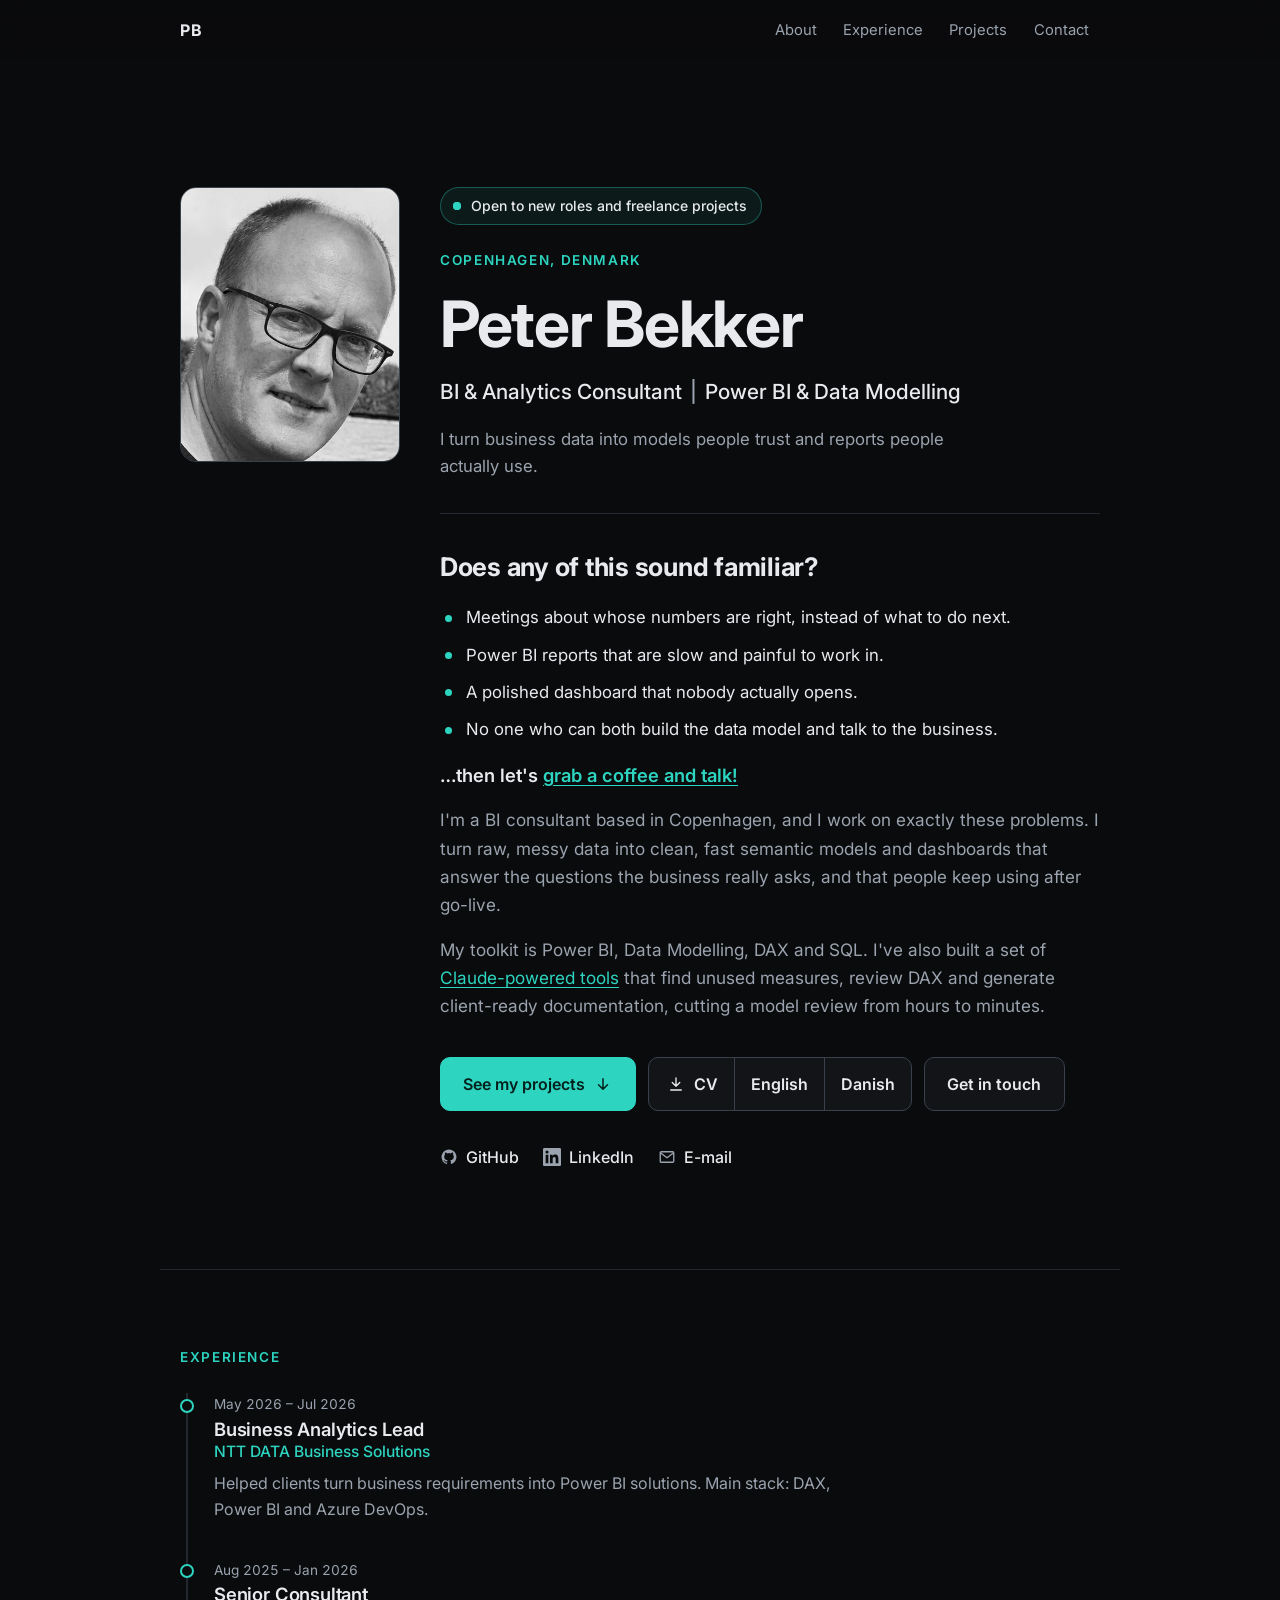
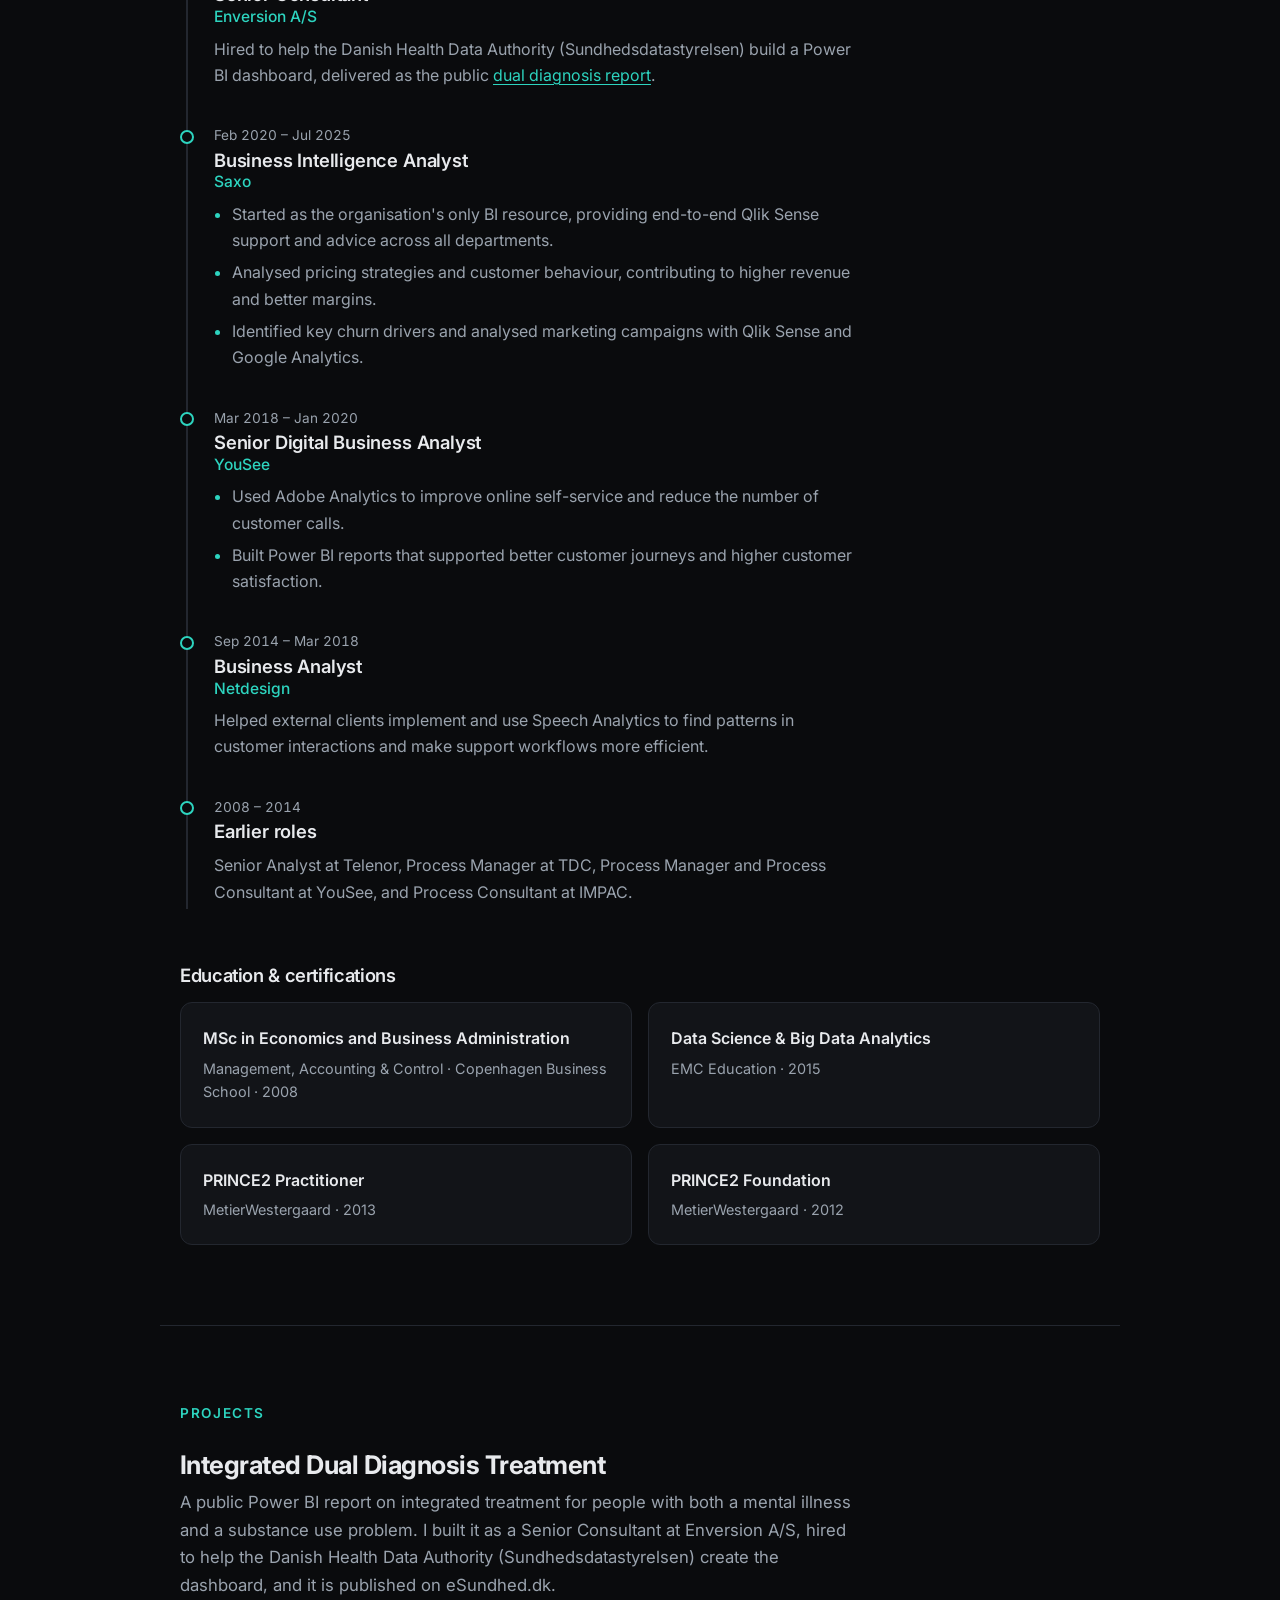
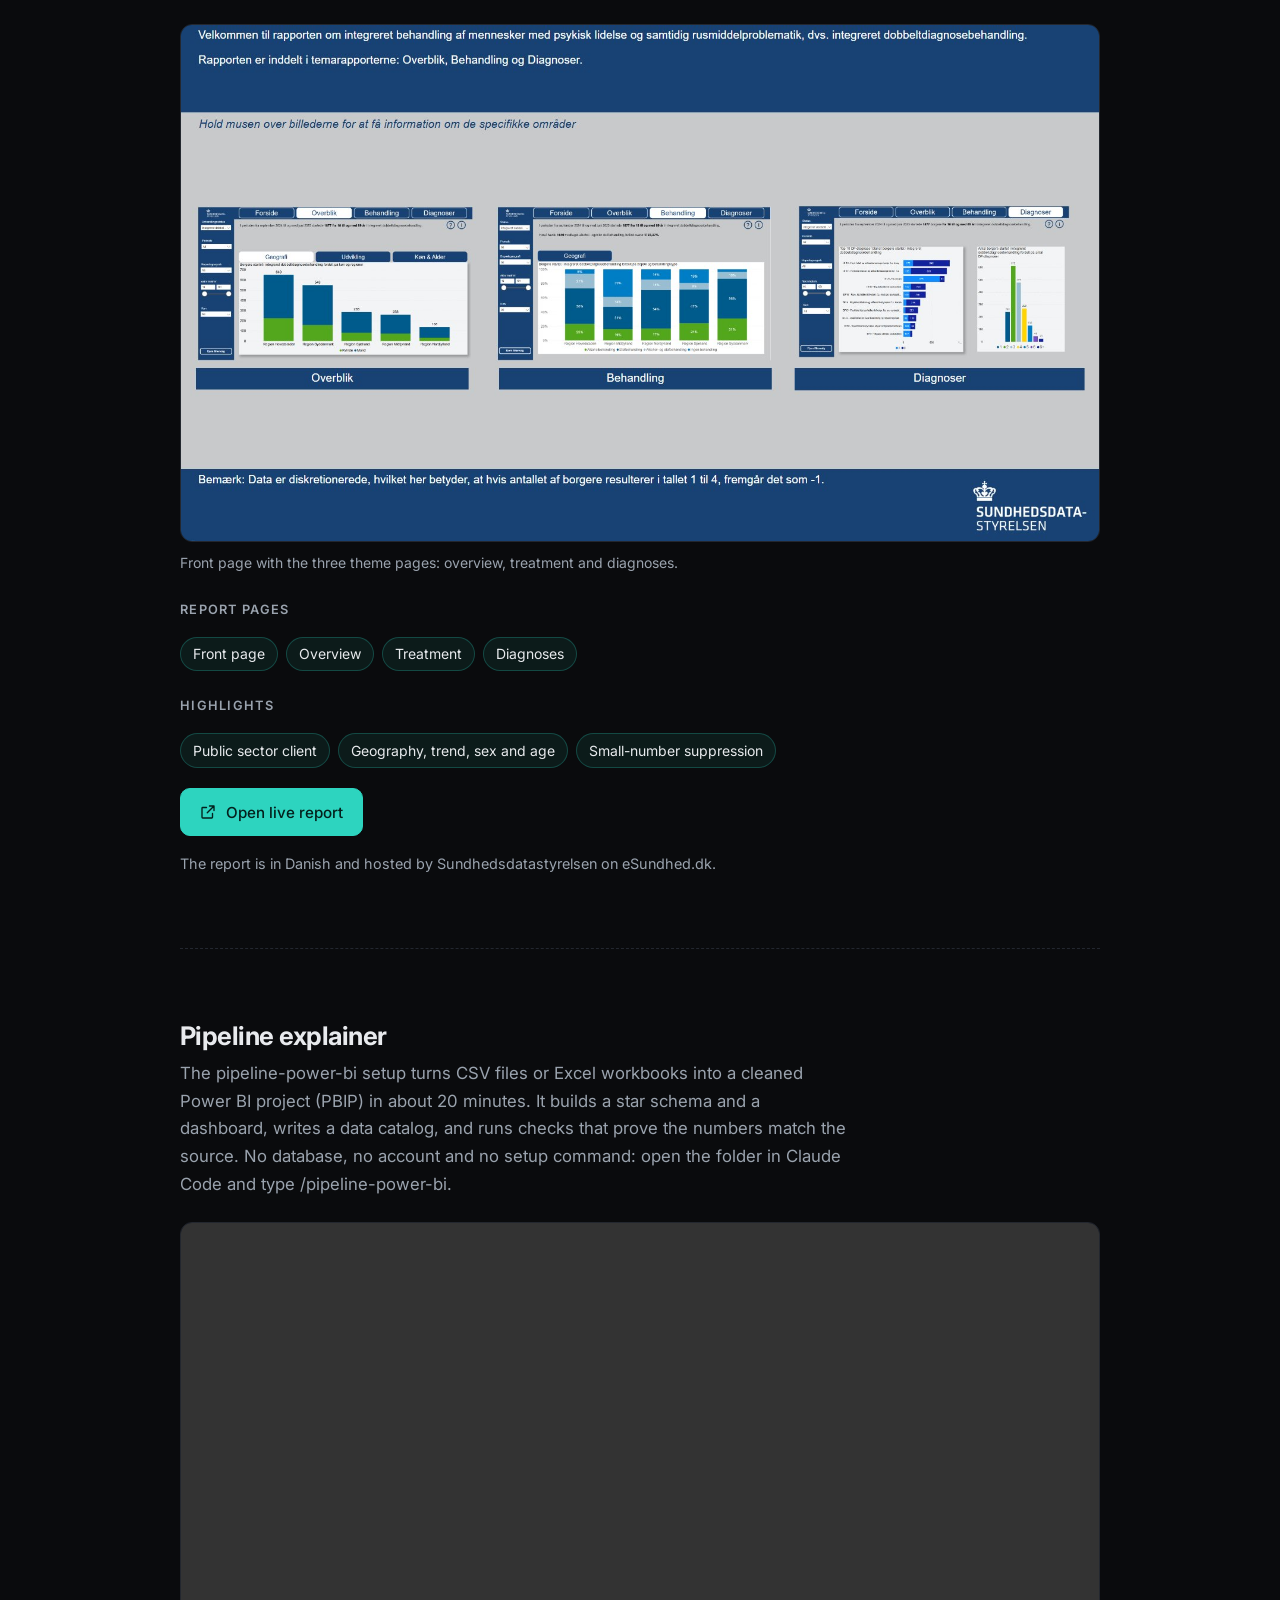
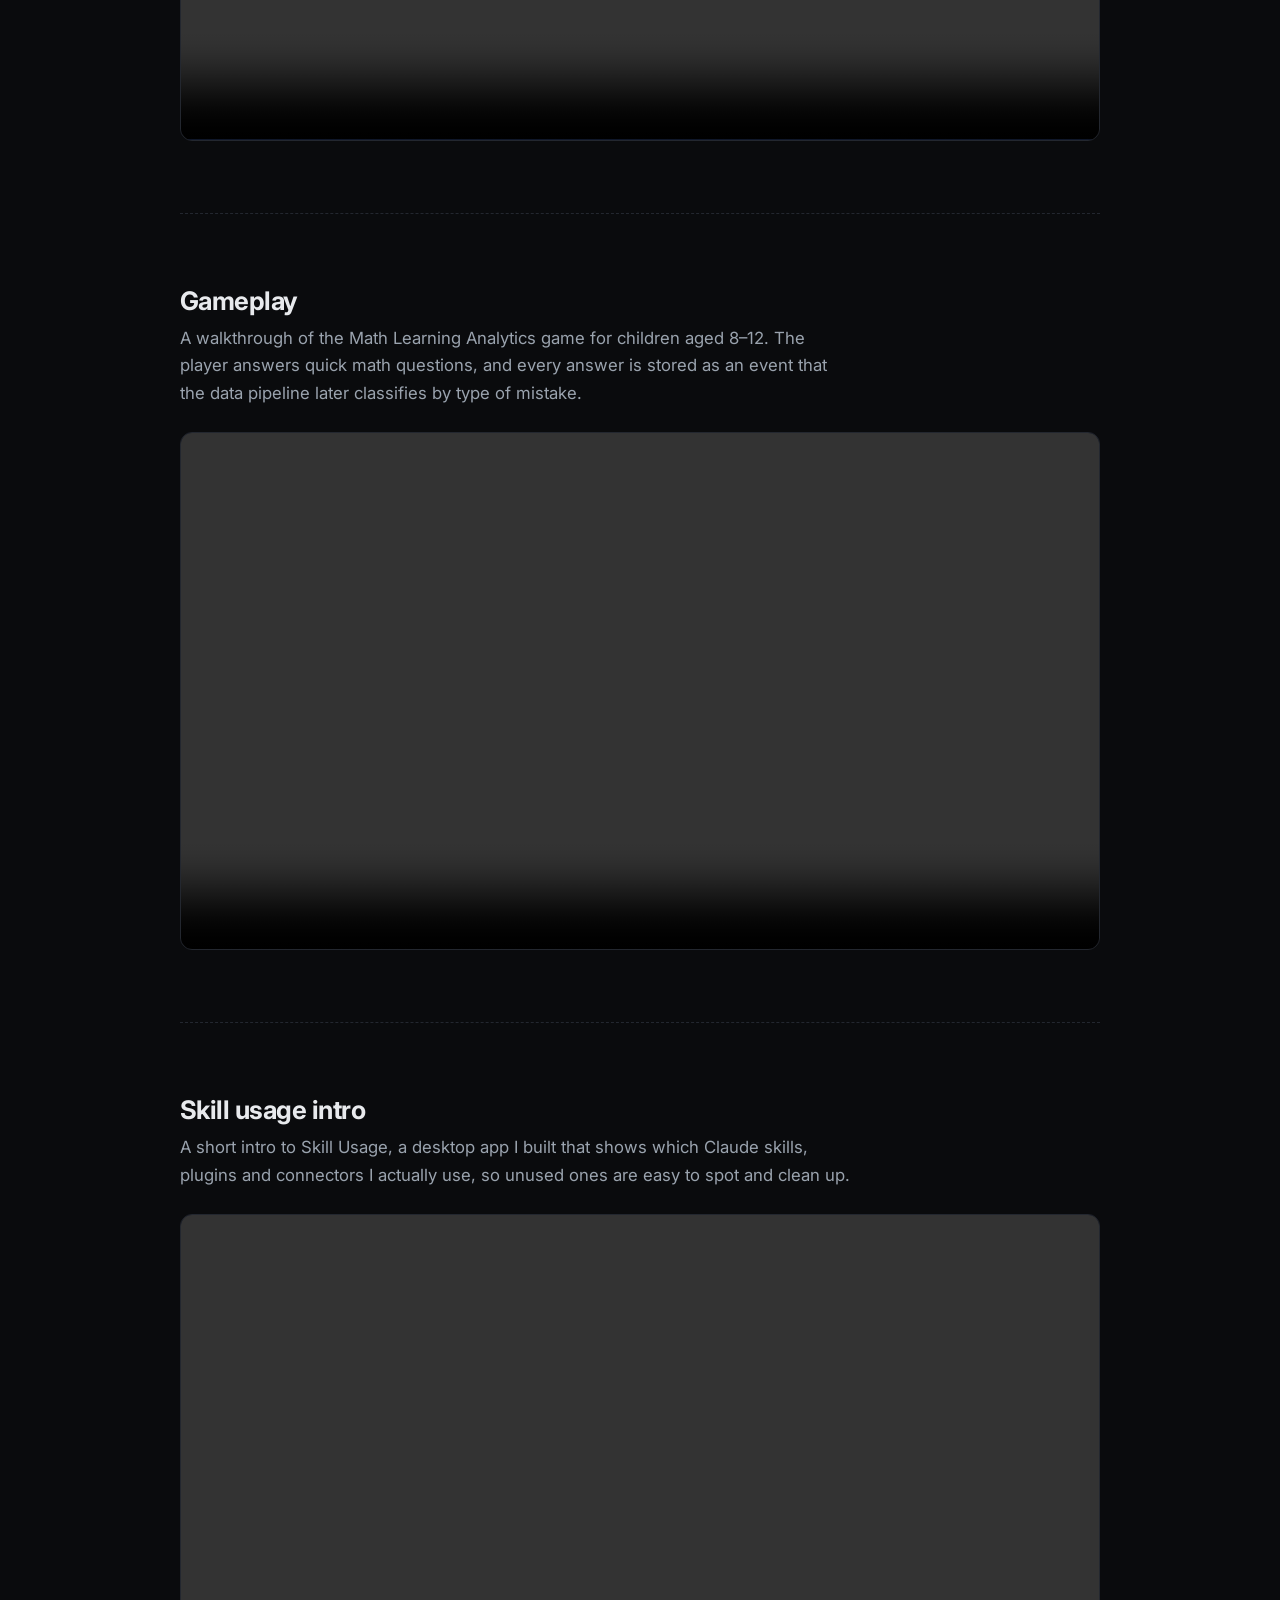
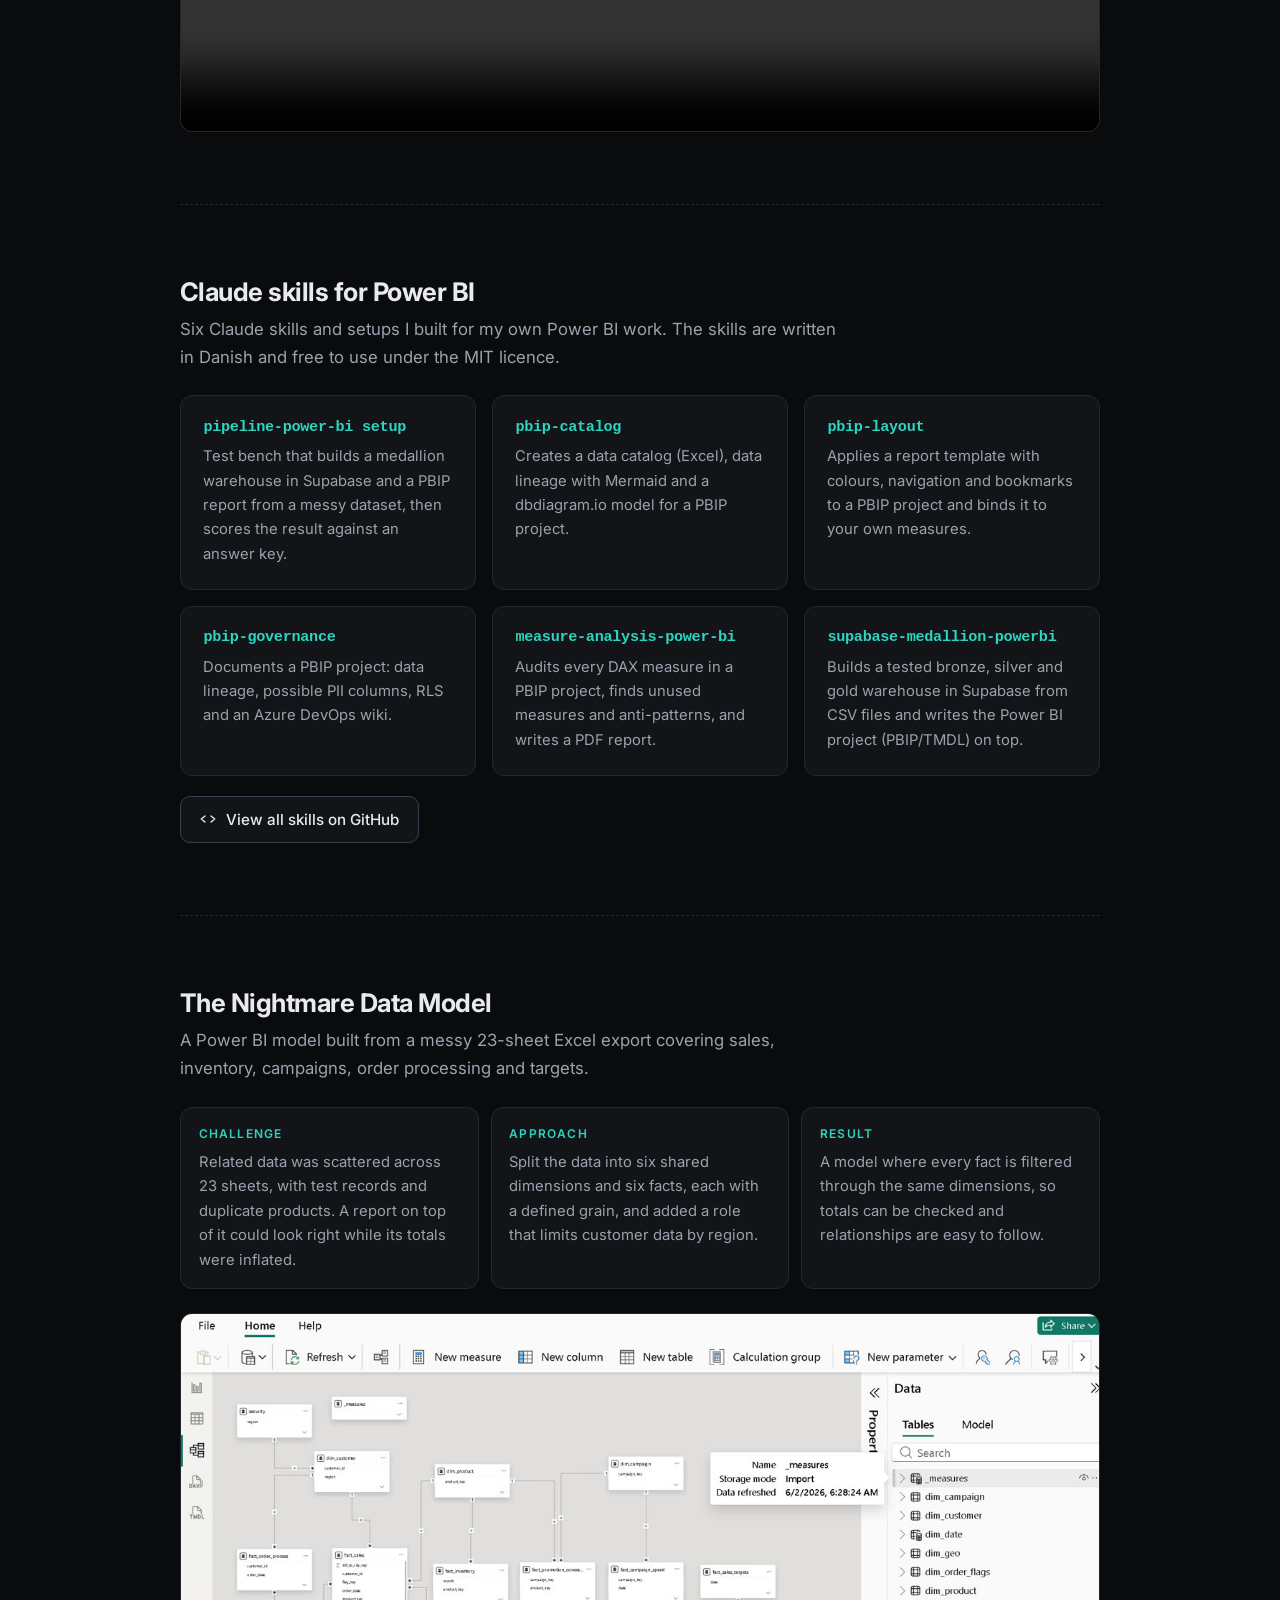
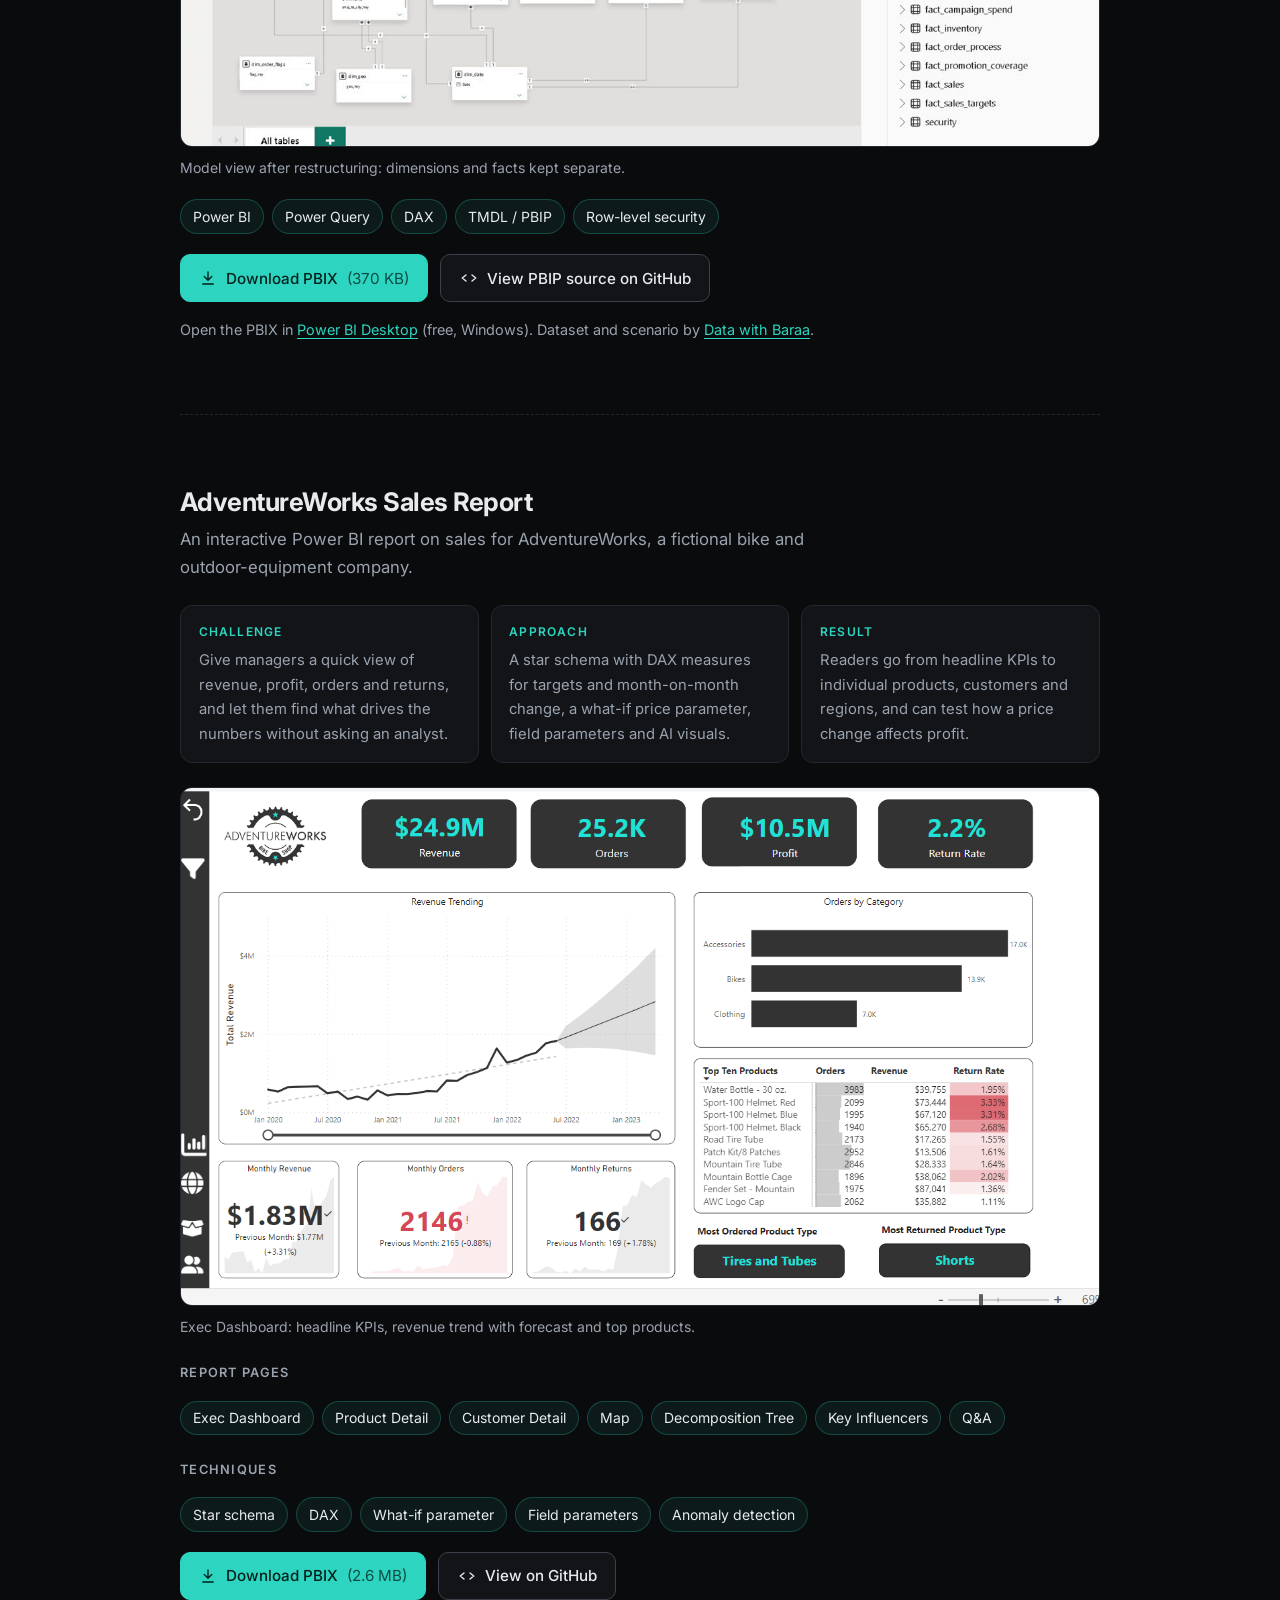
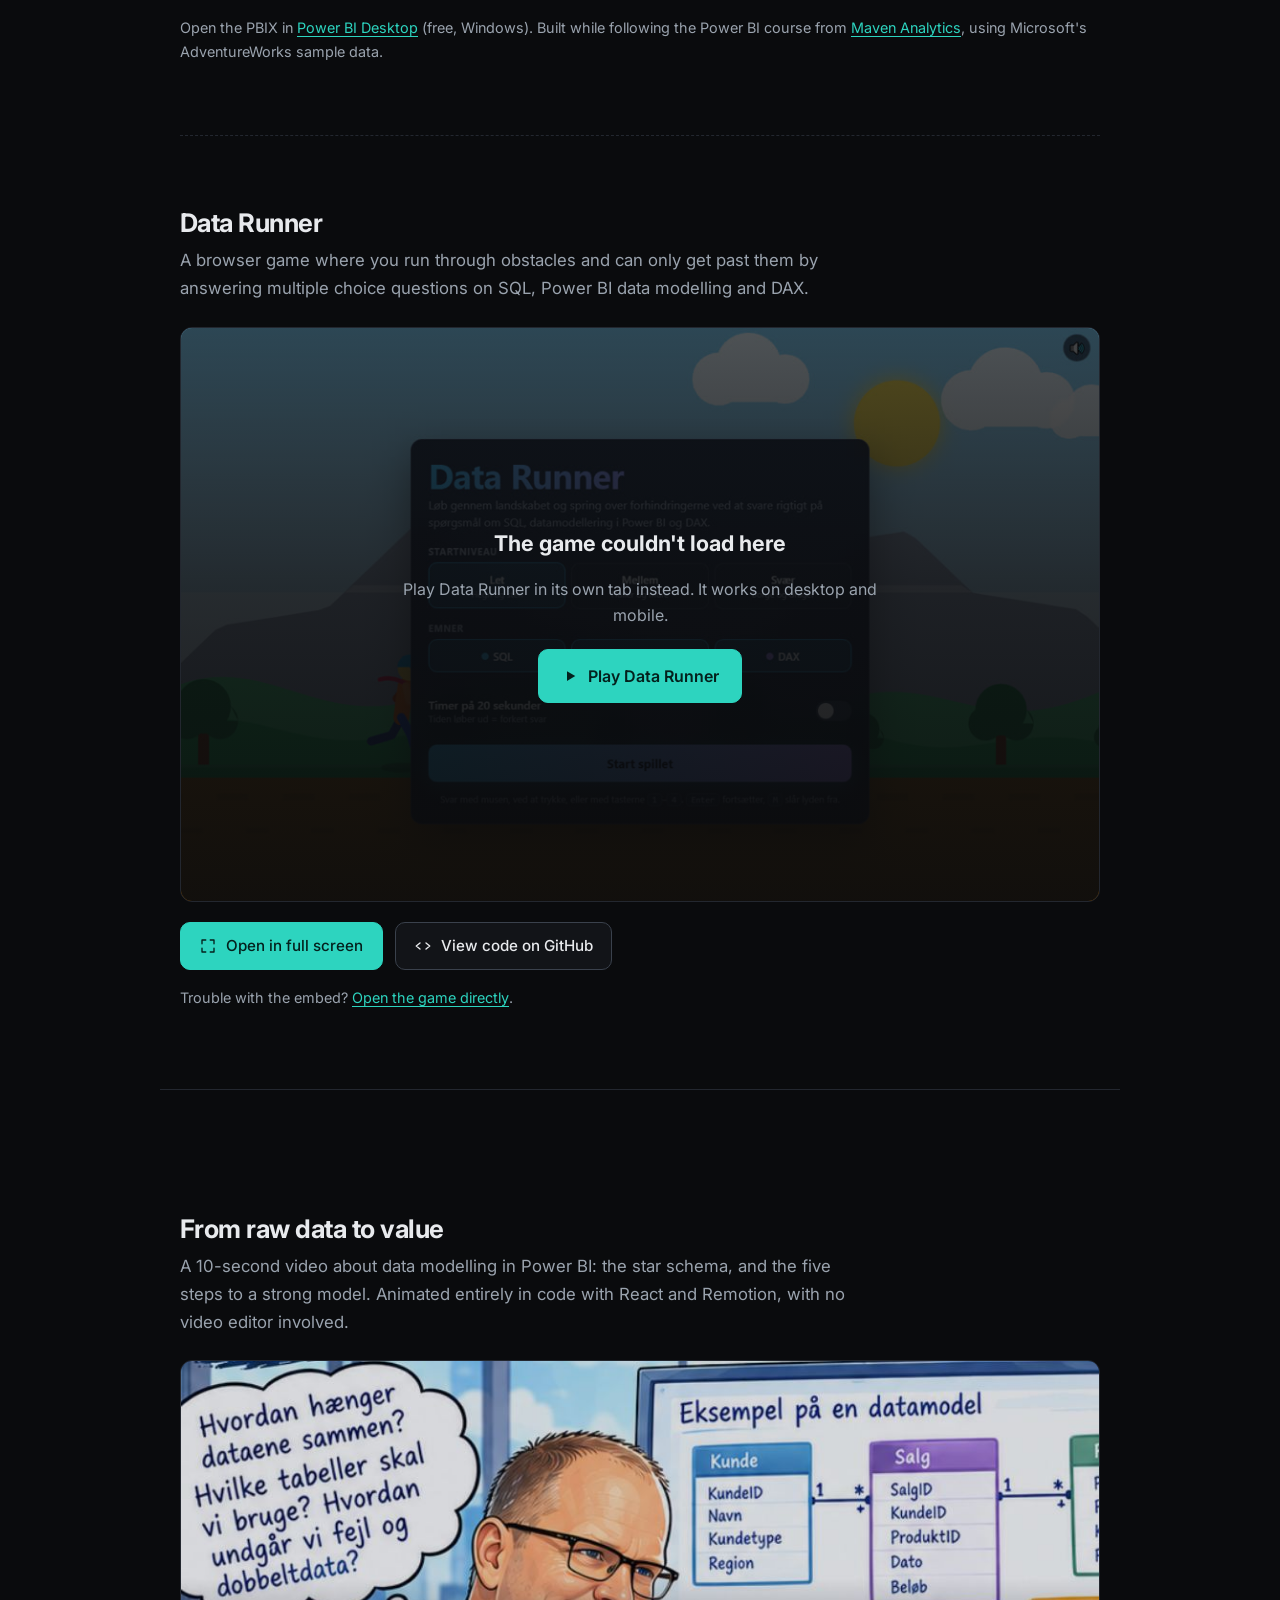
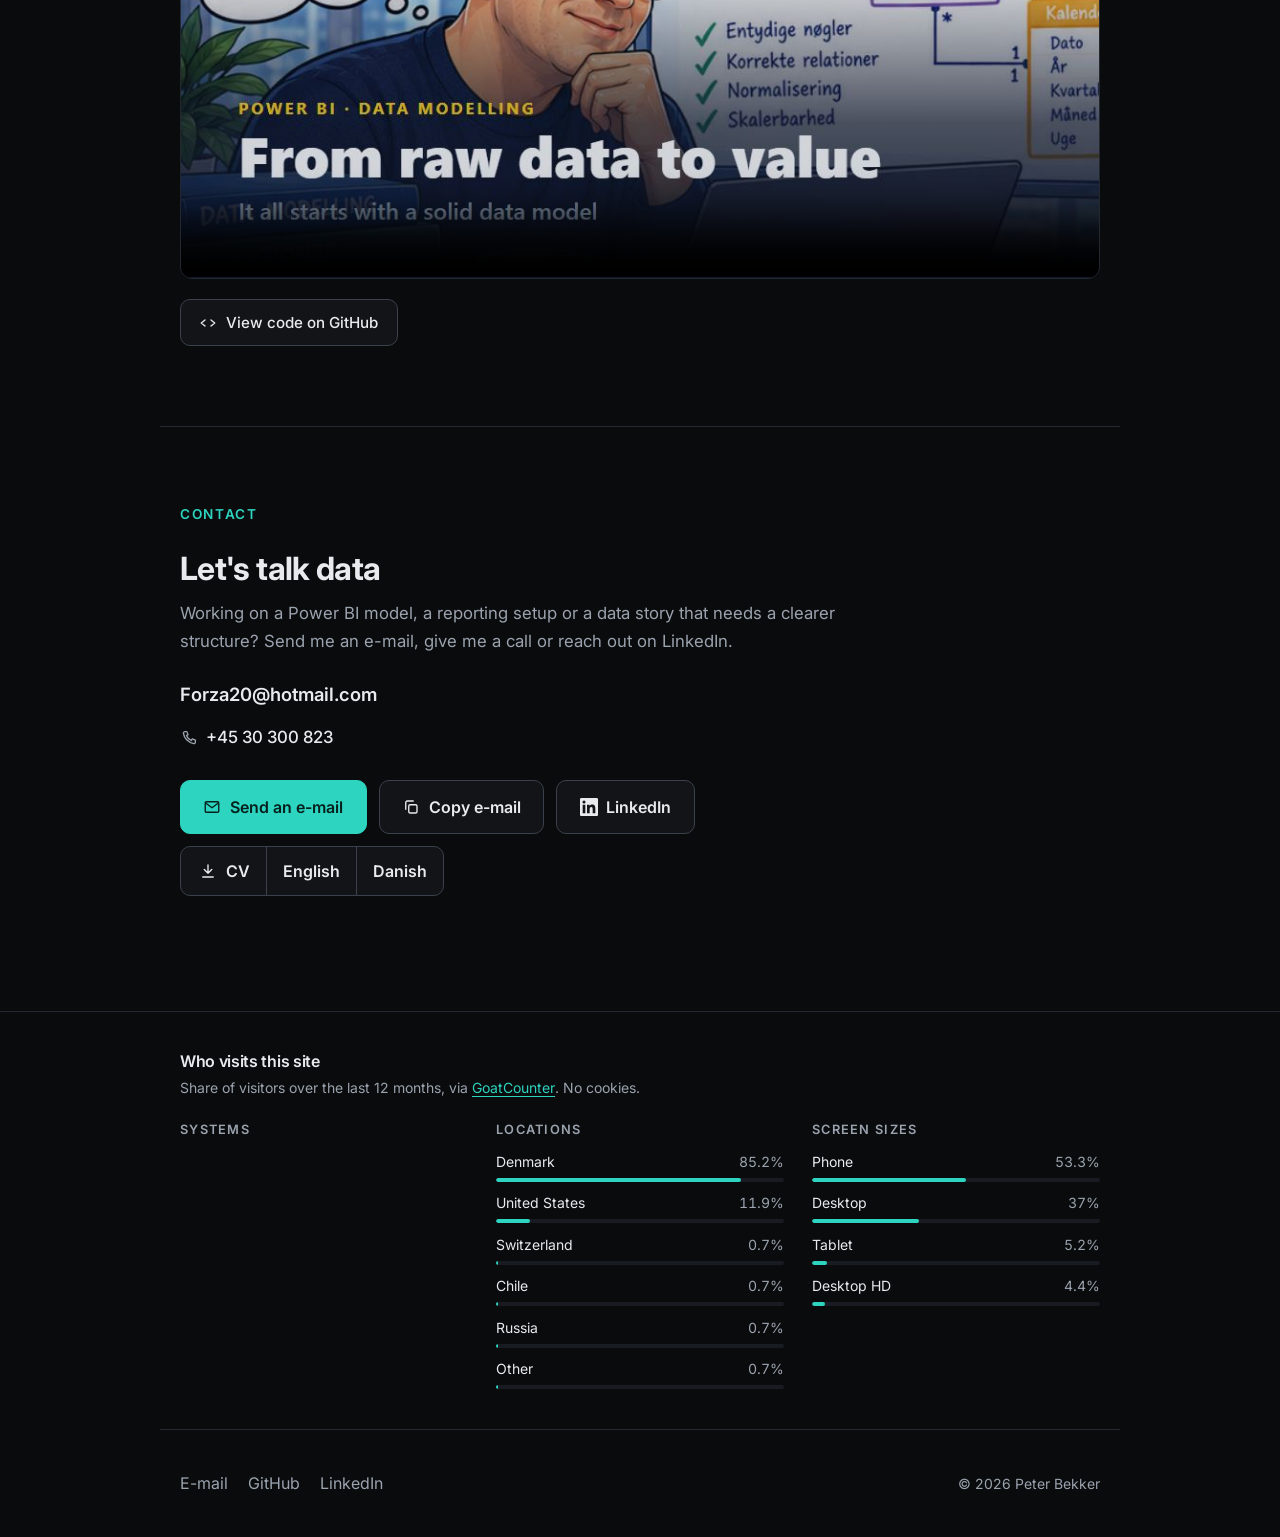
<file: index.html>
<!doctype html>
<html lang="en">
<head>
  <meta charset="utf-8">
  <meta name="viewport" content="width=device-width, initial-scale=1">
  <title>Peter Bekker | BI &amp; Analytics Consultant</title>
  <meta name="description" content="Peter Bekker – BI &amp; Analytics Consultant in Copenhagen, working with Power BI, semantic modelling, DAX and data storytelling.">
  <meta name="author" content="Peter Bekker">
  <meta name="theme-color" content="#0a0b0d">
  <link rel="canonical" href="https://forza20.github.io/">

  <!-- Open Graph -->
  <meta property="og:type" content="website">
  <meta property="og:site_name" content="Peter Bekker">
  <meta property="og:locale" content="en_GB">
  <meta property="og:url" content="https://forza20.github.io/">
  <meta property="og:title" content="Peter Bekker | BI &amp; Analytics Consultant">
  <meta property="og:description" content="Power BI, semantic modelling, DAX and data storytelling – based in Copenhagen.">
  <meta property="og:image" content="https://forza20.github.io/assets/og-image.png">
  <meta property="og:image:type" content="image/png">
  <meta property="og:image:width" content="1200">
  <meta property="og:image:height" content="630">
  <meta property="og:image:alt" content="Peter Bekker – BI &amp; Analytics Consultant, Power BI &amp; Data Modelling">

  <!-- Twitter / X card -->
  <meta name="twitter:card" content="summary_large_image">
  <meta name="twitter:title" content="Peter Bekker | BI &amp; Analytics Consultant">
  <meta name="twitter:description" content="Power BI, semantic modelling, DAX and data storytelling – based in Copenhagen.">
  <meta name="twitter:image" content="https://forza20.github.io/assets/og-image.png">
  <meta name="twitter:image:alt" content="Peter Bekker – BI &amp; Analytics Consultant, Power BI &amp; Data Modelling">

  <!-- Tells search engines who this page is about -->
  <script type="application/ld+json">
  {
    "@context": "https://schema.org",
    "@type": "Person",
    "name": "Peter Bekker",
    "jobTitle": "BI & Analytics Consultant",
    "url": "https://forza20.github.io/",
    "image": "https://forza20.github.io/assets/peter.jpg",
    "address": { "@type": "PostalAddress", "addressLocality": "Copenhagen", "addressCountry": "DK" },
    "alumniOf": { "@type": "CollegeOrUniversity", "name": "Copenhagen Business School" },
    "knowsAbout": ["Power BI", "DAX", "Semantic modelling", "Data modelling", "SQL", "Qlik Sense", "Data visualisation"],
    "sameAs": ["https://www.linkedin.com/in/peter-bekker-4a25744/", "https://github.com/Forza20"]
  }
  </script>

  <link rel="icon" href="assets/favicon.svg" type="image/svg+xml">
  <script>document.documentElement.classList.add("js");</script>

  <link rel="preconnect" href="https://fonts.googleapis.com">
  <link rel="preconnect" href="https://fonts.gstatic.com" crossorigin>
  <link href="https://fonts.googleapis.com/css2?family=Inter:wght@400;500;600;700&display=swap" rel="stylesheet">
  <link rel="stylesheet" href="style.css">
</head>
<body>
  <a class="skip-link" href="#main">Skip to content</a>

  <header class="site-header">
    <nav class="nav container" aria-label="Main">
      <a class="nav__brand" href="#top" aria-label="Back to top">PB</a>
      <ul class="nav__links">
        <li><a href="#about">About</a></li>
        <li><a href="#experience">Experience</a></li>
        <li><a href="#project">Projects</a></li>
        <li><a href="#contact">Contact</a></li>
      </ul>
    </nav>
  </header>

  <main id="main">
    <!-- HERO -->
    <section class="hero container" id="top" aria-labelledby="hero-title">
      <div class="hero__grid">
      <img class="hero__photo reveal" src="assets/peter.jpg" width="400" height="500" alt="Portrait of Peter Bekker">
      <div class="hero__text">
      <a class="status-badge reveal" href="#contact">
        <span class="status-badge__dot" aria-hidden="true"></span>
        <span>Open to new roles and freelance projects</span>
      </a>
      <p class="hero__eyebrow reveal">Copenhagen, Denmark</p>
      <h1 class="hero__title reveal" id="hero-title">Peter Bekker</h1>
      <p class="hero__role reveal">BI &amp; Analytics Consultant <span aria-hidden="true">|</span> Power BI &amp; Data Modelling</p>
      <p class="hero__tagline reveal">I turn business data into models people trust and reports people actually use.</p>

      <!-- ABOUT (in the hero; the nav "About" link points here) -->
      <div class="about hero__about reveal" id="about" aria-label="About">
        <p class="about__lead">Does any of this sound familiar?</p>
        <ul class="pain-list">
          <li>Meetings about whose numbers are right, instead of what to do next.</li>
          <li>Power BI reports that are slow and painful to work in.</li>
          <li>A polished dashboard that nobody actually opens.</li>
          <li>No one who can both build the data model and talk to the business.</li>
        </ul>
        <p class="about__cta">…then let's <a href="#contact">grab a coffee and talk!</a></p>
        <p>I'm a BI consultant based in Copenhagen, and I work on exactly these problems. I turn raw, messy data into clean, fast semantic models and dashboards that answer the questions the business really asks, and that people keep using after go-live.</p>
        <p>My toolkit is Power BI, Data Modelling, DAX and SQL. I've also built a set of <a href="#claude-skills">Claude-powered tools</a> that find unused measures, review DAX and generate client-ready documentation, cutting a model review from hours to minutes.</p>
      </div>

      <div class="hero__actions reveal">
        <a class="btn btn--primary btn--lg" href="#project">
          <span>See my projects</span>
          <svg class="icon" viewBox="0 0 24 24" aria-hidden="true"><path d="M12 5v14M6 13l6 6 6-6" fill="none" stroke="currentColor" stroke-width="2" stroke-linecap="round" stroke-linejoin="round"/></svg>
        </a>
        <div class="cv-choice" role="group" aria-label="Download CV as PDF">
          <span class="cv-choice__label"><svg class="icon" viewBox="0 0 24 24" aria-hidden="true"><path d="M12 4v11M7 10l5 5 5-5M5 20h14" fill="none" stroke="currentColor" stroke-width="1.8" stroke-linecap="round" stroke-linejoin="round"/></svg>CV</span>
          <a href="CV-EN.pdf" download="Peter-Bekker-CV-EN.pdf"><span class="visually-hidden">Download CV in </span>English</a>
          <a href="CV.pdf" download="Peter-Bekker-CV-DA.pdf"><span class="visually-hidden">Download CV in </span>Danish</a>
        </div>
        <a class="btn btn--lg" href="#contact">Get in touch</a>
      </div>

      <ul class="social-links reveal" aria-label="Profiles and e-mail">
        <li>
          <a class="social-link" href="https://github.com/Forza20" target="_blank" rel="noopener noreferrer">
            <svg class="icon" viewBox="0 0 24 24" aria-hidden="true"><path fill="currentColor" d="M12 2a10 10 0 0 0-3.16 19.49c.5.09.68-.22.68-.48v-1.7c-2.78.6-3.37-1.34-3.37-1.34-.45-1.16-1.11-1.47-1.11-1.47-.91-.62.07-.6.07-.6 1 .07 1.53 1.03 1.53 1.03.89 1.53 2.34 1.09 2.91.83.09-.65.35-1.09.63-1.34-2.22-.25-4.55-1.11-4.55-4.94 0-1.09.39-1.98 1.03-2.68-.1-.25-.45-1.27.1-2.65 0 0 .84-.27 2.75 1.02a9.56 9.56 0 0 1 5 0c1.91-1.29 2.75-1.02 2.75-1.02.55 1.38.2 2.4.1 2.65.64.7 1.03 1.59 1.03 2.68 0 3.84-2.34 4.69-4.57 4.93.36.31.68.92.68 1.85v2.74c0 .27.18.58.69.48A10 10 0 0 0 12 2Z"/></svg>
            <span>GitHub</span><span class="visually-hidden"> (opens in a new tab)</span>
          </a>
        </li>
        <li>
          <a class="social-link" href="https://www.linkedin.com/in/peter-bekker-4a25744/" target="_blank" rel="noopener noreferrer">
            <svg class="icon" viewBox="0 0 24 24" aria-hidden="true"><path fill="currentColor" d="M20.45 20.45h-3.56v-5.57c0-1.33-.02-3.04-1.85-3.04-1.85 0-2.14 1.45-2.14 2.94v5.67H9.35V9h3.41v1.56h.05c.48-.9 1.64-1.85 3.37-1.85 3.6 0 4.27 2.37 4.27 5.46v6.28ZM5.34 7.43a2.06 2.06 0 1 1 0-4.13 2.06 2.06 0 0 1 0 4.13ZM7.12 20.45H3.56V9h3.56v11.45ZM22.22 0H1.77C.79 0 0 .77 0 1.73v20.54C0 23.23.79 24 1.77 24h20.45c.98 0 1.78-.77 1.78-1.73V1.73C24 .77 23.2 0 22.22 0Z"/></svg>
            <span>LinkedIn</span><span class="visually-hidden"> (opens in a new tab)</span>
          </a>
        </li>
        <li>
          <a class="social-link js-email" href="#contact" data-user="Forza20" data-domain="hotmail.com">
            <svg class="icon" viewBox="0 0 24 24" aria-hidden="true"><path d="M3 6.5A1.5 1.5 0 0 1 4.5 5h15A1.5 1.5 0 0 1 21 6.5v11a1.5 1.5 0 0 1-1.5 1.5h-15A1.5 1.5 0 0 1 3 17.5v-11Z" fill="none" stroke="currentColor" stroke-width="1.8"/><path d="m4 7 8 6 8-6" fill="none" stroke="currentColor" stroke-width="1.8" stroke-linecap="round" stroke-linejoin="round"/></svg>
            <span>E-mail</span>
          </a>
        </li>
      </ul>
      </div>
      </div>
    </section>

    <!-- EXPERIENCE -->
    <section class="section container" id="experience" aria-labelledby="experience-title">
      <h2 class="section__title reveal" id="experience-title">Experience</h2>
      <ol class="timeline">
        <li class="job reveal">
          <p class="job__meta"><time datetime="2026-05">May 2026</time> – <time datetime="2026-07">Jul 2026</time></p>
          <h3 class="job__title">Business Analytics Lead <span class="job__company">NTT DATA Business Solutions</span></h3>
          <p class="job__desc">Helped clients turn business requirements into Power BI solutions. Main stack: DAX, Power BI and Azure DevOps.</p>
        </li>
        <li class="job reveal">
          <p class="job__meta"><time datetime="2025-08">Aug 2025</time> – <time datetime="2026-01">Jan 2026</time></p>
          <h3 class="job__title">Senior Consultant <span class="job__company">Enversion A/S</span></h3>
          <p class="job__desc">Hired to help the Danish Health Data Authority (Sundhedsdatastyrelsen) build a Power BI dashboard, delivered as the public <a href="#dual-diagnosis">dual diagnosis report</a>.</p>
        </li>
        <li class="job reveal">
          <p class="job__meta"><time datetime="2020-02">Feb 2020</time> – <time datetime="2025-07">Jul 2025</time></p>
          <h3 class="job__title">Business Intelligence Analyst <span class="job__company">Saxo</span></h3>
          <ul class="job__list">
            <li>Started as the organisation's only BI resource, providing end-to-end Qlik Sense support and advice across all departments.</li>
            <li>Analysed pricing strategies and customer behaviour, contributing to higher revenue and better margins.</li>
            <li>Identified key churn drivers and analysed marketing campaigns with Qlik Sense and Google Analytics.</li>
          </ul>
        </li>
        <li class="job reveal">
          <p class="job__meta"><time datetime="2018-03">Mar 2018</time> – <time datetime="2020-01">Jan 2020</time></p>
          <h3 class="job__title">Senior Digital Business Analyst <span class="job__company">YouSee</span></h3>
          <ul class="job__list">
            <li>Used Adobe Analytics to improve online self-service and reduce the number of customer calls.</li>
            <li>Built Power BI reports that supported better customer journeys and higher customer satisfaction.</li>
          </ul>
        </li>
        <li class="job reveal">
          <p class="job__meta"><time datetime="2014-09">Sep 2014</time> – <time datetime="2018-03">Mar 2018</time></p>
          <h3 class="job__title">Business Analyst <span class="job__company">Netdesign</span></h3>
          <p class="job__desc">Helped external clients implement and use Speech Analytics to find patterns in customer interactions and make support workflows more efficient.</p>
        </li>
        <li class="job reveal">
          <p class="job__meta">2008 – 2014</p>
          <h3 class="job__title">Earlier roles</h3>
          <p class="job__desc">Senior Analyst at Telenor, Process Manager at TDC, Process Manager and Process Consultant at YouSee, and Process Consultant at IMPAC.</p>
        </li>
      </ol>

      <h3 class="subsection__title reveal">Education &amp; certifications</h3>
      <ul class="edu-grid">
        <li class="card reveal">
          <p class="edu__name">MSc in Economics and Business Administration</p>
          <p class="edu__meta">Management, Accounting &amp; Control · Copenhagen Business School · 2008</p>
        </li>
        <li class="card reveal">
          <p class="edu__name">Data Science &amp; Big Data Analytics</p>
          <p class="edu__meta">EMC Education · 2015</p>
        </li>
        <li class="card reveal">
          <p class="edu__name">PRINCE2 Practitioner</p>
          <p class="edu__meta">MetierWestergaard · 2013</p>
        </li>
        <li class="card reveal">
          <p class="edu__name">PRINCE2 Foundation</p>
          <p class="edu__meta">MetierWestergaard · 2012</p>
        </li>
      </ul>
    </section>

    <!-- PROJECT -->
    <section class="section container" id="project" aria-labelledby="project-title">
      <h2 class="section__title reveal" id="project-title">Projects</h2>
      <article class="project reveal" id="dual-diagnosis">
        <header class="project__header">
          <h3 class="project__name">Integrated Dual Diagnosis Treatment</h3>
          <p class="project__desc">A public Power BI report on integrated treatment for people with both a mental illness and a substance use problem. I built it as a Senior Consultant at Enversion A/S, hired to help the Danish Health Data Authority (Sundhedsdatastyrelsen) create the dashboard, and it is published on eSundhed.dk.</p>
        </header>

        <figure class="model-shot">
          <a href="assets/dobbeltdiagnose-report.jpg" target="_blank" rel="noopener noreferrer">
            <img src="assets/dobbeltdiagnose-report.jpg" width="1544" height="868" loading="lazy" decoding="async"
                 alt="Front page of the report with previews of the three theme pages: Overview, Treatment and Diagnoses">
          </a>
          <figcaption>Front page with the three theme pages: overview, treatment and diagnoses.</figcaption>
        </figure>

        <h4 class="project__subhead">Report pages</h4>
        <ul class="tags project__tags" aria-label="Report pages">
          <li>Front page</li>
          <li>Overview</li>
          <li>Treatment</li>
          <li>Diagnoses</li>
        </ul>

        <h4 class="project__subhead">Highlights</h4>
        <ul class="tags project__tags" aria-label="Highlights">
          <li>Public sector client</li>
          <li>Geography, trend, sex and age</li>
          <li>Small-number suppression</li>
        </ul>

        <div class="project__actions">
          <a class="btn btn--primary" href="https://powerbi.esundhed.dk/Reports/powerbi/esundhed_aaben/emner/Behandling_og_pleje/Rusmiddelbehandling/A_BP_R_Dobbeltdiagnosebehandling?rs:embed=true" target="_blank" rel="noopener noreferrer">
            <svg class="icon" viewBox="0 0 24 24" aria-hidden="true"><path d="M14 4h6v6M20 4l-9 9M18 14v5a1 1 0 0 1-1 1H5a1 1 0 0 1-1-1V7a1 1 0 0 1 1-1h5" fill="none" stroke="currentColor" stroke-width="1.8" stroke-linecap="round" stroke-linejoin="round"/></svg>
            <span>Open live report</span><span class="visually-hidden"> (opens in a new tab)</span>
          </a>
        </div>
        <p class="project__note">The report is in Danish and hosted by Sundhedsdatastyrelsen on eSundhed.dk.</p>
      </article>

      <article class="project reveal" id="pipeline-video">
        <header class="project__header">
          <h3 class="project__name">Pipeline explainer</h3>
          <p class="project__desc">The pipeline-power-bi setup turns CSV files or Excel workbooks into a cleaned Power BI project (PBIP) in about 20 minutes. It builds a star schema and a dashboard, writes a data catalog, and runs checks that prove the numbers match the source. No database, no account and no setup command: open the folder in Claude Code and type /pipeline-power-bi.</p>
        </header>
        <div class="video__frame">
          <video controls muted playsinline preload="metadata" width="1920" height="1080">
            <source src="assets/pipeline-explainer.mp4#t=0.1" type="video/mp4">
            <p>Your browser can't play this video. <a href="assets/pipeline-explainer.mp4">Download the video</a>.</p>
          </video>
        </div>
      </article>

      <article class="project reveal" id="gameplay-video">
        <header class="project__header">
          <h3 class="project__name">Gameplay</h3>
          <p class="project__desc">A walkthrough of the Math Learning Analytics game for children aged 8–12. The player answers quick math questions, and every answer is stored as an event that the data pipeline later classifies by type of mistake.</p>
        </header>
        <div class="video__frame">
          <video controls muted playsinline preload="metadata" width="1920" height="1080">
            <source src="assets/gameplay.mp4#t=0.1" type="video/mp4">
            <p>Your browser can't play this video. <a href="assets/gameplay.mp4">Download the video</a>.</p>
          </video>
        </div>
      </article>

      <article class="project reveal" id="skill-usage-intro-video">
        <header class="project__header">
          <h3 class="project__name">Skill usage intro</h3>
          <p class="project__desc">A short intro to Skill Usage, a desktop app I built that shows which Claude skills, plugins and connectors I actually use, so unused ones are easy to spot and clean up.</p>
        </header>
        <div class="video__frame">
          <video controls muted playsinline preload="metadata" width="1920" height="1080">
            <source src="assets/skill-usage-intro.mp4#t=0.1" type="video/mp4">
            <p>Your browser can't play this video. <a href="assets/skill-usage-intro.mp4">Download the video</a>.</p>
          </video>
        </div>
      </article>

      <article class="project reveal" id="claude-skills">
        <header class="project__header">
          <h3 class="project__name">Claude skills for Power BI</h3>
          <p class="project__desc">Six Claude skills and setups I built for my own Power BI work. The skills are written in Danish and free to use under the MIT licence.</p>
        </header>
        <ul class="ai-skills">
          <li class="card reveal">
            <h3 class="card__title"><a href="https://github.com/Forza20/pipeline-data-warehouse" target="_blank" rel="noopener noreferrer">pipeline-power-bi setup<span class="visually-hidden"> (opens in a new tab)</span></a></h3>
            <p>Test bench that builds a medallion warehouse in Supabase and a PBIP report from a messy dataset, then scores the result against an answer key.</p>
          </li>
          <li class="card reveal">
            <h3 class="card__title"><a href="https://github.com/Forza20/claude-powerbi-skills/tree/main/.claude/skills/pbip-catalog" target="_blank" rel="noopener noreferrer">pbip-catalog<span class="visually-hidden"> (opens in a new tab)</span></a></h3>
            <p>Creates a data catalog (Excel), data lineage with Mermaid and a dbdiagram.io model for a PBIP project.</p>
          </li>
          <li class="card reveal">
            <h3 class="card__title"><a href="https://github.com/Forza20/claude-powerbi-skills/tree/main/.claude/skills/pbip-layout" target="_blank" rel="noopener noreferrer">pbip-layout<span class="visually-hidden"> (opens in a new tab)</span></a></h3>
            <p>Applies a report template with colours, navigation and bookmarks to a PBIP project and binds it to your own measures.</p>
          </li>
          <li class="card reveal">
            <h3 class="card__title"><a href="https://github.com/Forza20/claude-powerbi-skills/tree/main/skills/pbip-governance" target="_blank" rel="noopener noreferrer">pbip-governance<span class="visually-hidden"> (opens in a new tab)</span></a></h3>
            <p>Documents a PBIP project: data lineage, possible PII columns, RLS and an Azure DevOps wiki.</p>
          </li>
          <li class="card reveal">
            <h3 class="card__title"><a href="https://github.com/Forza20/claude-powerbi-skills/tree/main/skills/measure-analysis-power-bi" target="_blank" rel="noopener noreferrer">measure-analysis-power-bi<span class="visually-hidden"> (opens in a new tab)</span></a></h3>
            <p>Audits every DAX measure in a PBIP project, finds unused measures and anti-patterns, and writes a PDF report.</p>
          </li>
          <li class="card reveal">
            <h3 class="card__title"><a href="https://github.com/Forza20/supabase-medallion-powerbi" target="_blank" rel="noopener noreferrer">supabase-medallion-powerbi<span class="visually-hidden"> (opens in a new tab)</span></a></h3>
            <p>Builds a tested bronze, silver and gold warehouse in Supabase from CSV files and writes the Power BI project (PBIP/TMDL) on top.</p>
          </li>
        </ul>
        <div class="project__actions">
          <a class="btn" href="https://github.com/Forza20/claude-powerbi-skills" target="_blank" rel="noopener noreferrer">
            <svg class="icon" viewBox="0 0 24 24" aria-hidden="true"><path d="m8 8-5 4 5 4M16 8l5 4-5 4" fill="none" stroke="currentColor" stroke-width="1.8" stroke-linecap="round" stroke-linejoin="round"/></svg>
            <span>View all skills on GitHub</span><span class="visually-hidden"> (opens in a new tab)</span>
          </a>
        </div>
      </article>

      <article class="project reveal" id="data-model">
        <header class="project__header">
          <h3 class="project__name">The Nightmare Data Model</h3>
          <p class="project__desc">A Power BI model built from a messy 23-sheet Excel export covering sales, inventory, campaigns, order processing and targets.</p>
        </header>

        <dl class="case">
          <div class="case__step">
            <dt>Challenge</dt>
            <dd>Related data was scattered across 23 sheets, with test records and duplicate products. A report on top of it could look right while its totals were inflated.</dd>
          </div>
          <div class="case__step">
            <dt>Approach</dt>
            <dd>Split the data into six shared dimensions and six facts, each with a defined grain, and added a role that limits customer data by region.</dd>
          </div>
          <div class="case__step">
            <dt>Result</dt>
            <dd>A model where every fact is filtered through the same dimensions, so totals can be checked and relationships are easy to follow.</dd>
          </div>
        </dl>

        <figure class="model-shot">
          <a href="assets/data-model-after.jpg" target="_blank" rel="noopener noreferrer">
            <img src="assets/data-model-after.jpg" width="1280" height="602" loading="lazy" decoding="async"
                 alt="Power BI model view showing six dimension tables and six fact tables connected by one-to-many relationships">
          </a>
          <figcaption>Model view after restructuring: dimensions and facts kept separate.</figcaption>
        </figure>

        <ul class="tags project__tags" aria-label="Tools">
          <li>Power BI</li>
          <li>Power Query</li>
          <li>DAX</li>
          <li>TMDL / PBIP</li>
          <li>Row-level security</li>
        </ul>

        <div class="project__actions">
          <a class="btn btn--primary" href="assets/project_datamodel.pbix" download>
            <svg class="icon" viewBox="0 0 24 24" aria-hidden="true"><path d="M12 4v11M7 10l5 5 5-5M5 20h14" fill="none" stroke="currentColor" stroke-width="1.8" stroke-linecap="round" stroke-linejoin="round"/></svg>
            <span>Download PBIX</span><span class="project__size">(370 KB)</span>
          </a>
          <a class="btn" href="https://github.com/Forza20/power-bi-data-modeling-project" target="_blank" rel="noopener noreferrer">
            <svg class="icon" viewBox="0 0 24 24" aria-hidden="true"><path d="m8 8-5 4 5 4M16 8l5 4-5 4" fill="none" stroke="currentColor" stroke-width="1.8" stroke-linecap="round" stroke-linejoin="round"/></svg>
            <span>View PBIP source on GitHub</span><span class="visually-hidden"> (opens in a new tab)</span>
          </a>
        </div>
        <p class="project__note">Open the PBIX in <a href="https://www.microsoft.com/power-platform/products/power-bi/desktop" target="_blank" rel="noopener noreferrer">Power BI Desktop<span class="visually-hidden"> (opens in a new tab)</span></a> (free, Windows). Dataset and scenario by <a href="https://www.datawithbaraa.com/" target="_blank" rel="noopener noreferrer">Data with Baraa<span class="visually-hidden"> (opens in a new tab)</span></a>.</p>
      </article>

      <article class="project reveal" id="dashboard">
        <header class="project__header">
          <h3 class="project__name">AdventureWorks Sales Report</h3>
          <p class="project__desc">An interactive Power BI report on sales for AdventureWorks, a fictional bike and outdoor-equipment company.</p>
        </header>

        <dl class="case">
          <div class="case__step">
            <dt>Challenge</dt>
            <dd>Give managers a quick view of revenue, profit, orders and returns, and let them find what drives the numbers without asking an analyst.</dd>
          </div>
          <div class="case__step">
            <dt>Approach</dt>
            <dd>A star schema with DAX measures for targets and month-on-month change, a what-if price parameter, field parameters and AI visuals.</dd>
          </div>
          <div class="case__step">
            <dt>Result</dt>
            <dd>Readers go from headline KPIs to individual products, customers and regions, and can test how a price change affects profit.</dd>
          </div>
        </dl>

        <figure class="model-shot">
          <a href="assets/adventureworks-dashboard.png" target="_blank" rel="noopener noreferrer">
            <img src="assets/adventureworks-dashboard.png" width="1368" height="770" loading="lazy" decoding="async"
                 alt="Exec Dashboard page with revenue, orders, profit and return-rate KPIs, a revenue trend with forecast, orders by category and the top ten products">
          </a>
          <figcaption>Exec Dashboard: headline KPIs, revenue trend with forecast and top products.</figcaption>
        </figure>

        <h4 class="project__subhead">Report pages</h4>
        <ul class="tags project__tags" aria-label="Report pages">
          <li>Exec Dashboard</li>
          <li>Product Detail</li>
          <li>Customer Detail</li>
          <li>Map</li>
          <li>Decomposition Tree</li>
          <li>Key Influencers</li>
          <li>Q&amp;A</li>
        </ul>

        <h4 class="project__subhead">Techniques</h4>
        <ul class="tags project__tags" aria-label="Techniques">
          <li>Star schema</li>
          <li>DAX</li>
          <li>What-if parameter</li>
          <li>Field parameters</li>
          <li>Anomaly detection</li>
        </ul>

        <div class="project__actions">
          <a class="btn btn--primary" href="https://github.com/Forza20/power-bi-adventureworks-report/raw/main/adventureworks_report.pbix">
            <svg class="icon" viewBox="0 0 24 24" aria-hidden="true"><path d="M12 4v11M7 10l5 5 5-5M5 20h14" fill="none" stroke="currentColor" stroke-width="1.8" stroke-linecap="round" stroke-linejoin="round"/></svg>
            <span>Download PBIX</span><span class="project__size">(2.6 MB)</span>
          </a>
          <a class="btn" href="https://github.com/Forza20/power-bi-adventureworks-report" target="_blank" rel="noopener noreferrer">
            <svg class="icon" viewBox="0 0 24 24" aria-hidden="true"><path d="m8 8-5 4 5 4M16 8l5 4-5 4" fill="none" stroke="currentColor" stroke-width="1.8" stroke-linecap="round" stroke-linejoin="round"/></svg>
            <span>View on GitHub</span><span class="visually-hidden"> (opens in a new tab)</span>
          </a>
        </div>
        <p class="project__note">Open the PBIX in <a href="https://www.microsoft.com/power-platform/products/power-bi/desktop" target="_blank" rel="noopener noreferrer">Power BI Desktop<span class="visually-hidden"> (opens in a new tab)</span></a> (free, Windows). Built while following the Power BI course from <a href="https://mavenanalytics.io/" target="_blank" rel="noopener noreferrer">Maven Analytics<span class="visually-hidden"> (opens in a new tab)</span></a>, using Microsoft's AdventureWorks sample data.</p>
      </article>

      <article class="project reveal">
        <header class="project__header">
          <h3 class="project__name">Data Runner</h3>
          <p class="project__desc">A browser game where you run through obstacles and can only get past them by answering multiple choice questions on SQL, Power BI data modelling and DAX.</p>
        </header>

        <div class="game" id="game" data-src="https://forza20.github.io/data-runner/">
          <div class="game__frame">
            <img class="game__poster" src="assets/data-runner-poster.jpg" alt="" width="960" height="600" loading="lazy" decoding="async">
            <div class="game__loading" role="status">
              <span class="spinner" aria-hidden="true"></span>
              <span>Loading game…</span>
            </div>
            <div class="game__fallback" hidden>
              <p class="game__fallback-title">The game couldn't load here</p>
              <p>Play Data Runner in its own tab instead. It works on desktop and mobile.</p>
              <a class="btn btn--primary btn--lg" href="https://forza20.github.io/data-runner/" target="_blank" rel="noopener noreferrer">
                <svg class="icon" viewBox="0 0 24 24" aria-hidden="true"><path d="M8 5.5v13l11-6.5-11-6.5Z" fill="currentColor"/></svg>
                <span>Play Data Runner</span><span class="visually-hidden"> (opens in a new tab)</span>
              </a>
            </div>
            <iframe
              title="Data Runner – SQL, data modelling and DAX quiz game"
              loading="lazy"
              allow="fullscreen"
              allowfullscreen
              referrerpolicy="no-referrer"></iframe>
            <noscript>
              <p class="game__noscript">JavaScript is needed to embed the game. <a href="https://forza20.github.io/data-runner/">Play Data Runner directly</a>.</p>
            </noscript>
          </div>
        </div>

        <div class="project__actions">
          <button class="btn btn--primary" type="button" id="fullscreen-btn">
            <svg class="icon" viewBox="0 0 24 24" aria-hidden="true"><path d="M4 9V4h5M20 9V4h-5M4 15v5h5M20 15v5h-5" fill="none" stroke="currentColor" stroke-width="1.8" stroke-linecap="round" stroke-linejoin="round"/></svg>
            <span>Open in full screen</span>
          </button>
          <a class="btn" href="https://github.com/Forza20/data-runner" target="_blank" rel="noopener noreferrer">
            <svg class="icon" viewBox="0 0 24 24" aria-hidden="true"><path d="m8 8-5 4 5 4M16 8l5 4-5 4" fill="none" stroke="currentColor" stroke-width="1.8" stroke-linecap="round" stroke-linejoin="round"/></svg>
            <span>View code on GitHub</span><span class="visually-hidden"> (opens in a new tab)</span>
          </a>
        </div>
        <p class="project__note">Trouble with the embed? <a href="https://forza20.github.io/data-runner/" target="_blank" rel="noopener noreferrer">Open the game directly<span class="visually-hidden"> (opens in a new tab)</span></a>.</p>
      </article>
    </section>

    <!-- VIDEO -->
    <section class="section container" id="video" aria-labelledby="video-title">
      <h2 class="section__title reveal" id="video-title">Video</h2>
      <article class="project reveal">
        <header class="project__header">
          <h3 class="project__name">From raw data to value</h3>
          <p class="project__desc">A 10-second video about data modelling in Power BI: the star schema, and the five steps to a strong model. Animated entirely in code with React and Remotion, with no video editor involved.</p>
        </header>
        <div class="video__frame">
          <video controls muted playsinline preload="metadata" poster="assets/promo-poster.jpg" width="1920" height="1080">
            <source src="assets/promo.mp4" type="video/mp4">
            <p>Your browser can't play this video. <a href="assets/promo.mp4">Download the video</a>.</p>
          </video>
        </div>

        <div class="project__actions">
          <a class="btn" href="https://github.com/Forza20/promo-video" target="_blank" rel="noopener noreferrer">
            <svg class="icon" viewBox="0 0 24 24" aria-hidden="true"><path d="m8 8-5 4 5 4M16 8l5 4-5 4" fill="none" stroke="currentColor" stroke-width="1.8" stroke-linecap="round" stroke-linejoin="round"/></svg>
            <span>View code on GitHub</span><span class="visually-hidden"> (opens in a new tab)</span>
          </a>
        </div>
      </article>
    </section>

    <!-- CONTACT -->
    <section class="section container" id="contact" aria-labelledby="contact-title">
      <h2 class="section__title reveal" id="contact-title">Contact</h2>
      <div class="contact reveal">
        <h3 class="contact__heading">Let's talk data</h3>
        <p class="contact__text">Working on a Power BI model, a reporting setup or a data story that needs a clearer structure? Send me an e-mail, give me a call or reach out on LinkedIn.</p>

        <p class="contact__address js-email-text" hidden></p>
        <p class="contact__phone">
          <svg class="icon" viewBox="0 0 24 24" aria-hidden="true"><path d="M6.6 3.5h2.6l1.5 4-2 1.3a11 11 0 0 0 6.5 6.5l1.3-2 4 1.5v2.6a2 2 0 0 1-2.2 2A16.5 16.5 0 0 1 4.6 5.7a2 2 0 0 1 2-2.2Z" fill="none" stroke="currentColor" stroke-width="1.8" stroke-linejoin="round"/></svg>
          <a href="tel:+4530300823"><span class="visually-hidden">Call </span>+45 30 300 823</a>
        </p>
        <noscript><p class="contact__text">Turn on JavaScript to see my e-mail address, or message me on LinkedIn.</p></noscript>

        <div class="contact__actions">
          <a class="btn btn--primary btn--lg js-email" href="#contact" data-user="Forza20" data-domain="hotmail.com" hidden>
            <svg class="icon" viewBox="0 0 24 24" aria-hidden="true"><path d="M3 6.5A1.5 1.5 0 0 1 4.5 5h15A1.5 1.5 0 0 1 21 6.5v11a1.5 1.5 0 0 1-1.5 1.5h-15A1.5 1.5 0 0 1 3 17.5v-11Z" fill="none" stroke="currentColor" stroke-width="1.8"/><path d="m4 7 8 6 8-6" fill="none" stroke="currentColor" stroke-width="1.8" stroke-linecap="round" stroke-linejoin="round"/></svg>
            <span>Send an e-mail</span>
          </a>
          <button class="btn btn--lg" type="button" id="copy-email" hidden>
            <svg class="icon" viewBox="0 0 24 24" aria-hidden="true"><rect x="9" y="9" width="11" height="11" rx="2" fill="none" stroke="currentColor" stroke-width="1.8"/><path d="M5 15V6a2 2 0 0 1 2-2h8" fill="none" stroke="currentColor" stroke-width="1.8" stroke-linecap="round"/></svg>
            <span class="js-copy-label">Copy e-mail</span>
          </button>
          <a class="btn btn--lg" href="https://www.linkedin.com/in/peter-bekker-4a25744/" target="_blank" rel="noopener noreferrer">
            <svg class="icon" viewBox="0 0 24 24" aria-hidden="true"><path fill="currentColor" d="M20.45 20.45h-3.56v-5.57c0-1.33-.02-3.04-1.85-3.04-1.85 0-2.14 1.45-2.14 2.94v5.67H9.35V9h3.41v1.56h.05c.48-.9 1.64-1.85 3.37-1.85 3.6 0 4.27 2.37 4.27 5.46v6.28ZM5.34 7.43a2.06 2.06 0 1 1 0-4.13 2.06 2.06 0 0 1 0 4.13ZM7.12 20.45H3.56V9h3.56v11.45ZM22.22 0H1.77C.79 0 0 .77 0 1.73v20.54C0 23.23.79 24 1.77 24h20.45c.98 0 1.78-.77 1.78-1.73V1.73C24 .77 23.2 0 22.22 0Z"/></svg>
            <span>LinkedIn</span><span class="visually-hidden"> (opens in a new tab)</span>
          </a>
          <div class="cv-choice" role="group" aria-label="Download CV as PDF">
            <span class="cv-choice__label"><svg class="icon" viewBox="0 0 24 24" aria-hidden="true"><path d="M12 4v11M7 10l5 5 5-5M5 20h14" fill="none" stroke="currentColor" stroke-width="1.8" stroke-linecap="round" stroke-linejoin="round"/></svg>CV</span>
            <a href="CV-EN.pdf" download="Peter-Bekker-CV-EN.pdf"><span class="visually-hidden">Download CV in </span>English</a>
            <a href="CV.pdf" download="Peter-Bekker-CV-DA.pdf"><span class="visually-hidden">Download CV in </span>Danish</a>
          </div>
        </div>
        <p class="contact__status" id="copy-status" role="status" aria-live="polite"></p>
      </div>
    </section>
  </main>

  <footer class="site-footer">
    <section class="container visitors" id="visitors" aria-labelledby="visitors-title" hidden>
      <h2 class="visitors__title" id="visitors-title">Who visits this site</h2>
      <p class="visitors__note">Share of visitors over the last 12 months, via <a href="https://www.goatcounter.com/" target="_blank" rel="noopener noreferrer">GoatCounter<span class="visually-hidden"> (opens in a new tab)</span></a>. No cookies.</p>
      <div class="visitors__grid">
        <div class="visitors__group"><h3>Systems</h3><ul data-stat="systems"></ul></div>
        <div class="visitors__group"><h3>Locations</h3><ul data-stat="locations"></ul></div>
        <div class="visitors__group"><h3>Screen sizes</h3><ul data-stat="sizes"></ul></div>
      </div>
      <p class="visitors__empty" hidden>Not enough visitors yet to show a meaningful split. Check back later.</p>
    </section>

    <div class="container footer__inner">
      <ul class="footer__links" aria-label="Contact">
        <li><a class="js-email" href="#contact" data-user="Forza20" data-domain="hotmail.com">E-mail</a></li>
        <li><a href="https://github.com/Forza20" target="_blank" rel="noopener noreferrer">GitHub<span class="visually-hidden"> (opens in a new tab)</span></a></li>
        <li><a href="https://www.linkedin.com/in/peter-bekker-4a25744/" target="_blank" rel="noopener noreferrer">LinkedIn<span class="visually-hidden"> (opens in a new tab)</span></a></li>
      </ul>
      <p class="footer__copy">&copy; <span id="year">2026</span> Peter Bekker</p>
    </div>
  </footer>

  <script src="script.js" defer></script>
  <!-- GoatCounter: cookie-free visitor stats, see https://forza20.goatcounter.com -->
  <script data-goatcounter="https://forza20.goatcounter.com/count" async src="https://gc.zgo.at/count.js"></script>
</body>
</html>
</file>
<file: style.css>
/* ==========================================================================
   Theme – change colours here
   ========================================================================== */
:root {
  --bg: #0a0b0d;            /* page background */
  --surface: #121418;       /* cards */
  --surface-2: #181b21;     /* hover / inputs */
  --border: #23272f;
  --border-strong: #3a414c; /* button outlines */
  --text: #e8eaed;          /* main text */
  --text-muted: #9aa3ae;    /* secondary text */
  --accent: #2dd4bf;        /* teal accent */
  --accent-strong: #5eead4;
  --accent-ink: #04211d;    /* text on accent */
  --radius: 12px;
  --max-width: 960px;
  --font: "Inter", system-ui, -apple-system, "Segoe UI", Roboto, "Helvetica Neue", Arial, sans-serif;
  color-scheme: dark;
}

/* ==========================================================================
   Base
   ========================================================================== */
*,
*::before,
*::after { box-sizing: border-box; }

html { scroll-behavior: smooth; -webkit-text-size-adjust: 100%; }

body {
  margin: 0;
  background: var(--bg);
  color: var(--text);
  font-family: var(--font);
  font-size: 1rem;
  line-height: 1.65;
  -webkit-font-smoothing: antialiased;
}

h1, h2, h3 { line-height: 1.15; margin: 0; letter-spacing: -0.02em; }
p { margin: 0; }
ul { margin: 0; padding: 0; list-style: none; }

a { color: var(--accent); text-underline-offset: 3px; }
a:hover { color: var(--accent-strong); }

:focus-visible {
  outline: 2px solid var(--accent);
  outline-offset: 3px;
  border-radius: 6px;
}

.container {
  width: 100%;
  max-width: var(--max-width);
  margin-inline: auto;
  padding-inline: 1.25rem;
}

.visually-hidden {
  position: absolute !important;
  width: 1px; height: 1px;
  margin: -1px; padding: 0;
  overflow: hidden;
  clip: rect(0 0 0 0);
  white-space: nowrap;
  border: 0;
}

.skip-link {
  position: absolute;
  left: 1rem; top: -100px;
  z-index: 100;
  padding: 0.6rem 1rem;
  background: var(--accent);
  color: var(--accent-ink);
  border-radius: 8px;
  font-weight: 600;
  text-decoration: none;
}
.skip-link:focus { top: 1rem; color: var(--accent-ink); }

/* ==========================================================================
   Header / nav
   ========================================================================== */
.site-header {
  position: sticky;
  top: 0;
  z-index: 10;
  background: rgb(10 11 13 / 0.8);
  backdrop-filter: blur(10px);
  -webkit-backdrop-filter: blur(10px);
  border-bottom: 1px solid transparent;
  transition: border-color 0.2s ease;
}
.site-header.is-scrolled { border-bottom-color: var(--border); }

.nav {
  display: flex;
  align-items: center;
  justify-content: space-between;
  height: 60px;
}
.nav__brand {
  font-weight: 700;
  letter-spacing: 0.08em;
  color: var(--text);
  text-decoration: none;
}
.nav__links { display: flex; gap: 0.25rem; }
.nav__links a {
  display: block;
  padding: 0.4rem 0.7rem;
  color: var(--text-muted);
  text-decoration: none;
  font-size: 0.925rem;
  border-radius: 8px;
  transition: color 0.15s ease, background-color 0.15s ease;
}
.nav__links a:hover { color: var(--text); background: var(--surface-2); }
/* Five links have to fit next to the brand on small phones */
@media (max-width: 520px) {
  .nav__links { gap: 0; }
  .nav__links a { padding: 0.4rem 0.4rem; font-size: 0.85rem; }
}
/* Smallest phones: drop the "PB" brand so all five links fit */
@media (max-width: 380px) {
  .nav__brand { display: none; }
  .nav { justify-content: center; }
}
@media (max-width: 360px) {
  .nav__links a { padding: 0.4rem 0.3rem; font-size: 0.8rem; }
}

/* ==========================================================================
   Buttons
   ========================================================================== */
.btn {
  display: inline-flex;
  align-items: center;
  justify-content: center;
  gap: 0.55rem;
  min-height: 46px;
  padding: 0.65rem 1.15rem;
  border: 1px solid var(--border-strong);
  border-radius: 10px;
  background: var(--surface);
  color: var(--text);
  font: inherit;
  font-weight: 500;
  font-size: 0.95rem;
  text-decoration: none;
  cursor: pointer;
  transition: transform 0.15s ease, border-color 0.15s ease, background-color 0.15s ease, color 0.15s ease;
}
.btn:hover {
  color: var(--text);
  border-color: var(--accent);
  background: var(--surface-2);
  transform: translateY(-1px);
}
.btn--primary {
  background: var(--accent);
  border-color: var(--accent);
  color: var(--accent-ink);
}
.btn--primary:hover {
  background: var(--accent-strong);
  border-color: var(--accent-strong);
  color: var(--accent-ink);
}
.btn--lg {
  min-height: 50px;
  padding: 0.8rem 1.4rem;
  font-size: 1rem;
  font-weight: 600;
}
.btn[hidden] { display: none; }

/* One CV control with an English and a Danish download */
.cv-choice {
  display: inline-flex;
  align-items: stretch;
  min-height: 50px;
  border: 1px solid var(--border-strong);
  border-radius: 10px;
  background: var(--surface);
  overflow: hidden;
  font-size: 1rem;
  font-weight: 600;
}
.cv-choice__label {
  display: flex;
  align-items: center;
  gap: 0.55rem;
  padding: 0 1rem 0 1.15rem;
  color: var(--text);
}
.cv-choice a {
  display: flex;
  align-items: center;
  justify-content: center;
  padding: 0 1rem;
  border-left: 1px solid var(--border-strong);
  color: var(--text);
  text-decoration: none;
  transition: background-color 0.15s ease, color 0.15s ease;
}
.cv-choice a:hover { background: var(--surface-2); color: var(--accent-strong); }
.cv-choice a:focus-visible { outline-offset: -3px; }
.icon { width: 18px; height: 18px; flex-shrink: 0; }

/* Button rows: full width on phones, side by side from 480px */
.hero__actions,
.contact__actions {
  display: flex;
  flex-wrap: wrap;
  gap: 0.75rem;
}
.hero__actions > .btn,
.contact__actions > .btn,
.hero__actions > .cv-choice,
.contact__actions > .cv-choice { flex: 1 1 100%; }
.cv-choice a { flex: 1 1 0; }
@media (min-width: 480px) {
  .hero__actions > .btn,
  .contact__actions > .btn,
  .hero__actions > .cv-choice,
  .contact__actions > .cv-choice { flex: 0 0 auto; }
  .cv-choice a { flex: 0 0 auto; }
}

/* ==========================================================================
   Hero
   ========================================================================== */
.hero {
  padding-top: clamp(4rem, 14vh, 8rem);
  padding-bottom: clamp(3rem, 10vh, 6rem);
}
/* "Open to new roles" badge above the name */
.status-badge {
  display: inline-flex;
  align-items: center;
  gap: 0.6rem;
  margin-bottom: 1.5rem;
  padding: 0.4rem 0.9rem 0.4rem 0.75rem;
  font-size: 0.875rem;
  font-weight: 500;
  color: var(--text);
  text-decoration: none;
  background: rgb(45 212 191 / 0.08);
  border: 1px solid rgb(45 212 191 / 0.35);
  border-radius: 999px;
  transition: border-color 0.15s ease, background-color 0.15s ease;
}
.status-badge:hover { color: var(--text); border-color: var(--accent); background: rgb(45 212 191 / 0.14); }
.status-badge__dot {
  position: relative;
  width: 8px;
  height: 8px;
  flex-shrink: 0;
  border-radius: 50%;
  background: var(--accent);
}
.status-badge__dot::after {
  content: "";
  position: absolute;
  inset: 0;
  border-radius: 50%;
  background: var(--accent);
  animation: pulse 2s ease-out infinite;
}
@keyframes pulse {
  from { transform: scale(1); opacity: 0.7; }
  to   { transform: scale(2.6); opacity: 0; }
}
@media (prefers-reduced-motion: reduce) {
  .status-badge__dot::after { display: none; }
}

.hero__eyebrow {
  color: var(--accent);
  font-size: 0.85rem;
  font-weight: 600;
  letter-spacing: 0.12em;
  text-transform: uppercase;
  margin-bottom: 1rem;
}
.hero__title {
  font-size: clamp(2.25rem, 8vw, 4rem);
  font-weight: 700;
  overflow-wrap: anywhere;
}
.hero__role {
  margin-top: 0.9rem;
  font-size: clamp(1.05rem, 3vw, 1.3rem);
  font-weight: 500;
  color: var(--text);
}
.hero__role span { color: var(--text-muted); margin-inline: 0.2rem; }
.hero__tagline {
  margin-top: 1rem;
  max-width: 34rem;
  color: var(--text-muted);
  font-size: 1.05rem;
}

.hero__actions { margin-top: 2.25rem; }

/* Photo: above the name on phones, to the left of the text from 720px */
.hero__grid { display: grid; gap: 1.75rem; }
.hero__text { min-width: 0; }
.hero__photo {
  display: block;
  width: 136px;
  height: auto;
  aspect-ratio: 4 / 5;
  object-fit: cover;
  border-radius: 16px;
  border: 1px solid var(--border-strong);
  background: var(--surface);
}
@media (min-width: 720px) {
  /* The hero text is long, so the photo sits at the top instead of centred */
  .hero__grid { grid-template-columns: auto 1fr; align-items: start; gap: clamp(2rem, 3.5vw, 2.5rem); }
  .hero__photo { width: clamp(180px, 22vw, 220px); }
}

.social-links {
  display: flex;
  flex-wrap: wrap;
  gap: 0.5rem 1.5rem;
  margin-top: 1.5rem;
}
.social-link {
  display: inline-flex;
  align-items: center;
  gap: 0.5rem;
  min-height: 44px;
  color: var(--text);
  font-weight: 500;
  text-decoration: none;
  transition: color 0.15s ease;
}
.social-link .icon { color: var(--text-muted); transition: color 0.15s ease; }
.social-link:hover,
.social-link:hover .icon { color: var(--accent-strong); }

/* ==========================================================================
   Sections
   ========================================================================== */
.section {
  padding-block: clamp(3rem, 8vw, 5rem);
  border-top: 1px solid var(--border);
  scroll-margin-top: 60px;
}
.section__title {
  font-size: 0.85rem;
  font-weight: 600;
  letter-spacing: 0.12em;
  text-transform: uppercase;
  color: var(--accent);
  margin-bottom: 1.75rem;
}

.about { display: grid; gap: 1rem; max-width: 42rem; }
.about p { font-size: 1.075rem; color: var(--text); }
.about p + p { color: var(--text-muted); }
.about .about__lead { font-size: clamp(1.35rem, 3.5vw, 1.6rem); font-weight: 700; letter-spacing: -0.01em; color: var(--text); }
.hero__about {
  margin-top: 2rem;
  padding-top: 2rem;
  border-top: 1px solid var(--border);
  scroll-margin-top: 76px;
}
.pain-list { display: grid; gap: 0.6rem; }
.pain-list li {
  position: relative;
  padding-left: 1.6rem;
  font-size: 1.05rem;
  color: var(--text);
}
.pain-list li::before {
  content: "";
  position: absolute;
  left: 0.3rem;
  top: 0.62em;
  width: 7px;
  height: 7px;
  border-radius: 50%;
  background: var(--accent);
}
.about p.about__cta { font-size: 1.15rem; font-weight: 600; color: var(--text); }

/* Skills */
.skills-grid {
  display: grid;
  gap: 1rem;
  grid-template-columns: 1fr;
}
@media (min-width: 720px) {
  .skills-grid { grid-template-columns: repeat(3, 1fr); }
}
.card {
  padding: 1.4rem;
  background: var(--surface);
  border: 1px solid var(--border);
  border-radius: var(--radius);
  transition: border-color 0.2s ease;
}
.card:hover { border-color: #33404a; }
.card__title {
  font-size: 1rem;
  font-weight: 600;
  margin-bottom: 1rem;
}
.tags { display: flex; flex-wrap: wrap; gap: 0.5rem; }
.tags li {
  padding: 0.3rem 0.75rem;
  font-size: 0.875rem;
  color: var(--text);
  background: rgb(45 212 191 / 0.08);
  border: 1px solid rgb(45 212 191 / 0.25);
  border-radius: 999px;
}

/* Experience timeline */
.timeline {
  max-width: 42rem;
  margin: 0 0 0 0.4rem;
  padding: 0;
  list-style: none;
  border-left: 2px solid var(--border);
}
.job { position: relative; padding: 0 0 2.25rem 1.6rem; }
.job:last-child { padding-bottom: 0.25rem; }
.job::before {
  content: "";
  position: absolute;
  left: -8px;
  top: 0.35rem;
  width: 14px;
  height: 14px;
  border-radius: 50%;
  background: var(--bg);
  border: 2px solid var(--accent);
}
.job__meta {
  font-size: 0.85rem;
  color: var(--text-muted);
  font-variant-numeric: tabular-nums;
}
.job__title { margin-top: 0.2rem; font-size: 1.15rem; font-weight: 600; letter-spacing: -0.01em; }
.job__company {
  display: block;
  margin-top: 0.15rem;
  font-size: 0.975rem;
  font-weight: 500;
  color: var(--accent);
  letter-spacing: 0;
}
.job__desc { margin-top: 0.6rem; color: var(--text-muted); }
.job__list { margin-top: 0.6rem; padding-left: 1.1rem; list-style: disc; color: var(--text-muted); }
.job__list li + li { margin-top: 0.35rem; }
.job__list li::marker { color: var(--accent); }

.subsection__title {
  margin-top: clamp(2.5rem, 6vw, 3.5rem);
  margin-bottom: 1rem;
  font-size: 1.15rem;
  font-weight: 600;
}
.edu-grid { display: grid; gap: 1rem; grid-template-columns: 1fr; }
@media (min-width: 720px) {
  .edu-grid { grid-template-columns: repeat(2, 1fr); }
}
.edu__name { font-weight: 600; }
.edu__meta { margin-top: 0.3rem; font-size: 0.9rem; color: var(--text-muted); }

/* Project */
.project__header { margin-bottom: 1.5rem; max-width: 42rem; }
.project__name { font-size: 1.6rem; font-weight: 700; margin-bottom: 0.6rem; }
.project__desc { color: var(--text-muted); font-size: 1.05rem; }

/* Claude skills */
.section__intro { max-width: 42rem; margin-bottom: 1.5rem; color: var(--text-muted); font-size: 1.05rem; }
.ai-skills { display: grid; gap: 1rem; grid-template-columns: 1fr; }
@media (min-width: 720px) {
  .ai-skills { grid-template-columns: repeat(2, 1fr); }
}
@media (min-width: 960px) {
  .ai-skills { grid-template-columns: repeat(3, 1fr); }
}
.ai-skills .card__title { margin-bottom: 0.5rem; font-family: ui-monospace, "Cascadia Code", Consolas, monospace; font-size: 0.95rem; overflow-wrap: anywhere; }
.ai-skills .card__title a { color: var(--accent); text-decoration: none; }
.ai-skills .card__title a:hover { color: var(--accent-strong); text-decoration: underline; }
.ai-skills p { font-size: 0.925rem; color: var(--text-muted); }

/* Projects linked directly (#data-model etc.) clear the sticky header */
.project { scroll-margin-top: 76px; }

/* Challenge → Approach → Result */
.case {
  display: grid;
  gap: 0.75rem;
  margin: 0 0 1.5rem;
  grid-template-columns: 1fr;
}
@media (min-width: 720px) {
  .case { grid-template-columns: repeat(3, 1fr); }
}
.case__step {
  padding: 1rem 1.1rem;
  background: var(--surface);
  border: 1px solid var(--border);
  border-radius: var(--radius);
}
.case dt {
  font-size: 0.75rem;
  font-weight: 600;
  letter-spacing: 0.1em;
  text-transform: uppercase;
  color: var(--accent);
}
.case dd { margin: 0.4rem 0 0; font-size: 0.925rem; color: var(--text-muted); }

.game__frame {
  position: relative;
  width: 100%;
  aspect-ratio: 3 / 4;       /* taller on mobile */
  max-height: 80vh;
  background: var(--surface);
  border: 1px solid var(--border);
  border-radius: var(--radius);
  overflow: hidden;
}
@media (min-width: 720px) {
  .game__frame { aspect-ratio: 16 / 10; max-height: none; }
}
.game__frame iframe {
  position: absolute;
  inset: 0;
  width: 100%;
  height: 100%;
  border: 0;
  opacity: 0;
  transition: opacity 0.4s ease;
}
.game.is-loaded iframe { opacity: 1; }

.game__loading,
.game__fallback,
.game__noscript {
  position: absolute;
  inset: 0;
  display: flex;
  flex-direction: column;
  align-items: center;
  justify-content: center;
  gap: 0.9rem;
  padding: 1.5rem;
  text-align: center;
  color: var(--text-muted);
}
/* Screenshot of the game, shown behind the spinner and the fallback */
.game__poster {
  position: absolute;
  inset: 0;
  width: 100%;
  height: 100%;
  object-fit: cover;
}
.game__loading {
  background: rgb(10 11 13 / 0.72);
  backdrop-filter: blur(3px);
  -webkit-backdrop-filter: blur(3px);
}
.game__fallback {
  z-index: 1;
  background: linear-gradient(to top, rgb(10 11 13 / 0.95) 0%, rgb(10 11 13 / 0.86) 55%, rgb(10 11 13 / 0.7) 100%);
}
.game__fallback p { max-width: 30rem; }
.game__fallback-title { font-size: 1.35rem; font-weight: 700; color: var(--text); }
.game__fallback .btn { margin-top: 0.4rem; }
.game__fallback[hidden],
.game.is-loaded .game__loading,
.game.is-error .game__loading { display: none; }

.spinner {
  width: 32px; height: 32px;
  border: 3px solid var(--border);
  border-top-color: var(--accent);
  border-radius: 50%;
  animation: spin 0.9s linear infinite;
}
@keyframes spin { to { transform: rotate(360deg); } }

.project__actions {
  display: flex;
  flex-wrap: wrap;
  gap: 0.75rem;
  margin-top: 1.25rem;
}
.project__actions .btn { flex: 1 1 100%; }
@media (min-width: 480px) {
  .project__actions .btn { flex: 0 0 auto; }
}
.project__note { margin-top: 1rem; font-size: 0.9rem; color: var(--text-muted); }

/* Several projects in one section */
.project + .project {
  margin-top: clamp(3rem, 8vw, 4.5rem);
  padding-top: clamp(3rem, 8vw, 4.5rem);
  border-top: 1px dashed var(--border);
}
.model-shot { margin: 0; }
.model-shot a {
  display: block;
  border: 1px solid var(--border);
  border-radius: var(--radius);
  overflow: hidden;
  background: #fff;
}
.model-shot img { display: block; width: 100%; height: auto; }
.model-shot figcaption { margin-top: 0.6rem; font-size: 0.875rem; color: var(--text-muted); }
.project__tags { margin-top: 1.25rem; }
.project__subhead {
  margin-top: 1.5rem;
  font-size: 0.8rem;
  font-weight: 600;
  letter-spacing: 0.1em;
  text-transform: uppercase;
  color: var(--text-muted);
}
.project__subhead + .project__tags { margin-top: 0.75rem; }
.project__size { font-weight: 400; opacity: 0.75; }

/* Video */
.video__frame--square {
  max-width: 560px;
  margin-inline: auto;
}
.video__frame.video__frame--square video { aspect-ratio: 1 / 1; }
.video__frame {
  background: var(--surface);
  border: 1px solid var(--border);
  border-radius: var(--radius);
  overflow: hidden;
}
.video__frame video {
  display: block;
  width: 100%;
  max-width: 100%;
  height: auto;
  aspect-ratio: 16 / 9;
  background: #0f172a;
}

/* Contact */
.contact { max-width: 42rem; }
.contact__heading { font-size: clamp(1.6rem, 4vw, 2rem); font-weight: 700; }
.contact__text { margin-top: 0.75rem; color: var(--text-muted); font-size: 1.05rem; }
.contact__address {
  margin-top: 1.5rem;
  font-size: 1.15rem;
  font-weight: 600;
  color: var(--text);
  overflow-wrap: anywhere;
}
.contact__address[hidden] { display: none; }
.contact__phone {
  display: flex;
  align-items: center;
  gap: 0.5rem;
  margin-top: 0.4rem;
  font-size: 1.05rem;
}
.contact__phone .icon { color: var(--text-muted); }
.contact__phone a {
  display: inline-flex;
  align-items: center;
  min-height: 44px;
  color: var(--text);
  font-weight: 500;
  text-decoration: none;
}
.contact__phone a:hover { color: var(--accent-strong); }
.contact__actions { margin-top: 1.25rem; }
.contact__status { min-height: 1.6em; margin-top: 0.75rem; font-size: 0.9rem; color: var(--accent); }

/* ==========================================================================
   Footer
   ========================================================================== */
.site-footer {
  border-top: 1px solid var(--border);
  padding-block: 2.5rem;
}
.visitors {
  padding-bottom: 2.5rem;
  margin-bottom: 2.5rem;
  border-bottom: 1px solid var(--border);
}
.visitors[hidden] { display: none; }
.visitors__title { font-size: 1rem; font-weight: 600; }
.visitors__note { margin-top: 0.35rem; font-size: 0.875rem; color: var(--text-muted); }
.visitors__empty { margin-top: 1.25rem; color: var(--text-muted); font-size: 0.925rem; }
.visitors__grid {
  display: grid;
  gap: 1.75rem;
  margin-top: 1.5rem;
  grid-template-columns: 1fr;
}
@media (min-width: 720px) {
  .visitors__grid { grid-template-columns: repeat(3, 1fr); }
}
.visitors__grid[hidden],
.visitors__empty[hidden] { display: none; }
.visitors__group h3 {
  font-size: 0.8rem;
  font-weight: 600;
  letter-spacing: 0.1em;
  text-transform: uppercase;
  color: var(--text-muted);
  margin-bottom: 0.75rem;
}
.visitors__group li + li { margin-top: 0.6rem; }
.stat__row {
  display: flex;
  justify-content: space-between;
  gap: 1rem;
  font-size: 0.875rem;
}
.stat__name { overflow: hidden; text-overflow: ellipsis; white-space: nowrap; }
.stat__value { color: var(--text-muted); font-variant-numeric: tabular-nums; }
.stat__bar {
  height: 4px;
  margin-top: 0.3rem;
  background: var(--surface-2);
  border-radius: 999px;
  overflow: hidden;
}
.stat__bar span {
  display: block;
  height: 100%;
  background: var(--accent);
  border-radius: inherit;
}

.footer__inner {
  display: flex;
  flex-direction: column;
  gap: 1rem;
  align-items: flex-start;
}
@media (min-width: 600px) {
  .footer__inner { flex-direction: row; justify-content: space-between; align-items: center; }
}
.footer__links { display: flex; flex-wrap: wrap; gap: 1.25rem; }
.footer__links a { color: var(--text-muted); text-decoration: none; padding-block: 0.25rem; }
.footer__links a:hover { color: var(--accent); }
.footer__copy { color: var(--text-muted); font-size: 0.875rem; }

/* ==========================================================================
   Scroll reveal (only when JS is running)
   ========================================================================== */
.js .reveal {
  opacity: 0;
  transform: translateY(14px);
  transition: opacity 0.6s ease, transform 0.6s ease;
}
.js .reveal.is-visible { opacity: 1; transform: none; }

@media (prefers-reduced-motion: reduce) {
  html { scroll-behavior: auto; }
  *, *::before, *::after {
    animation-duration: 0.01ms !important;
    animation-iteration-count: 1 !important;
    transition-duration: 0.01ms !important;
  }
  .js .reveal { opacity: 1; transform: none; }
  .btn:hover { transform: none; }
}
</file>
